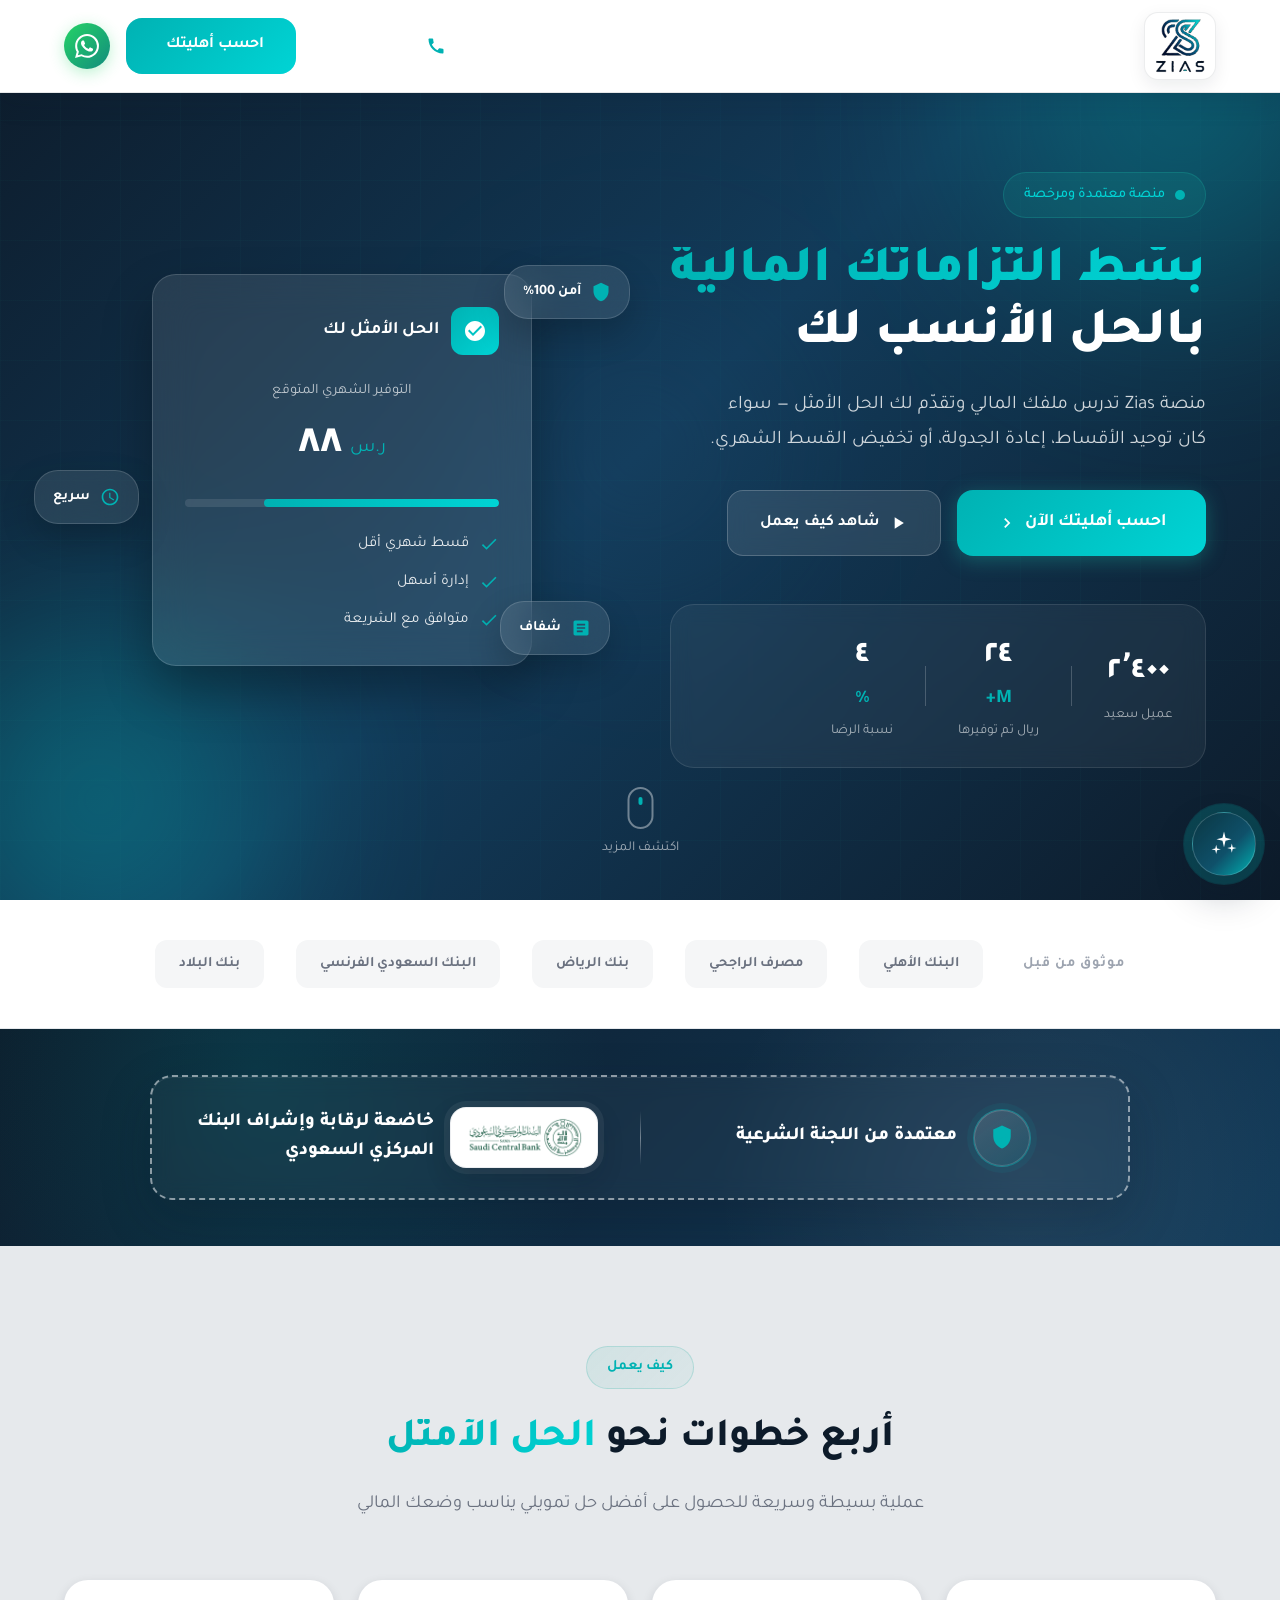
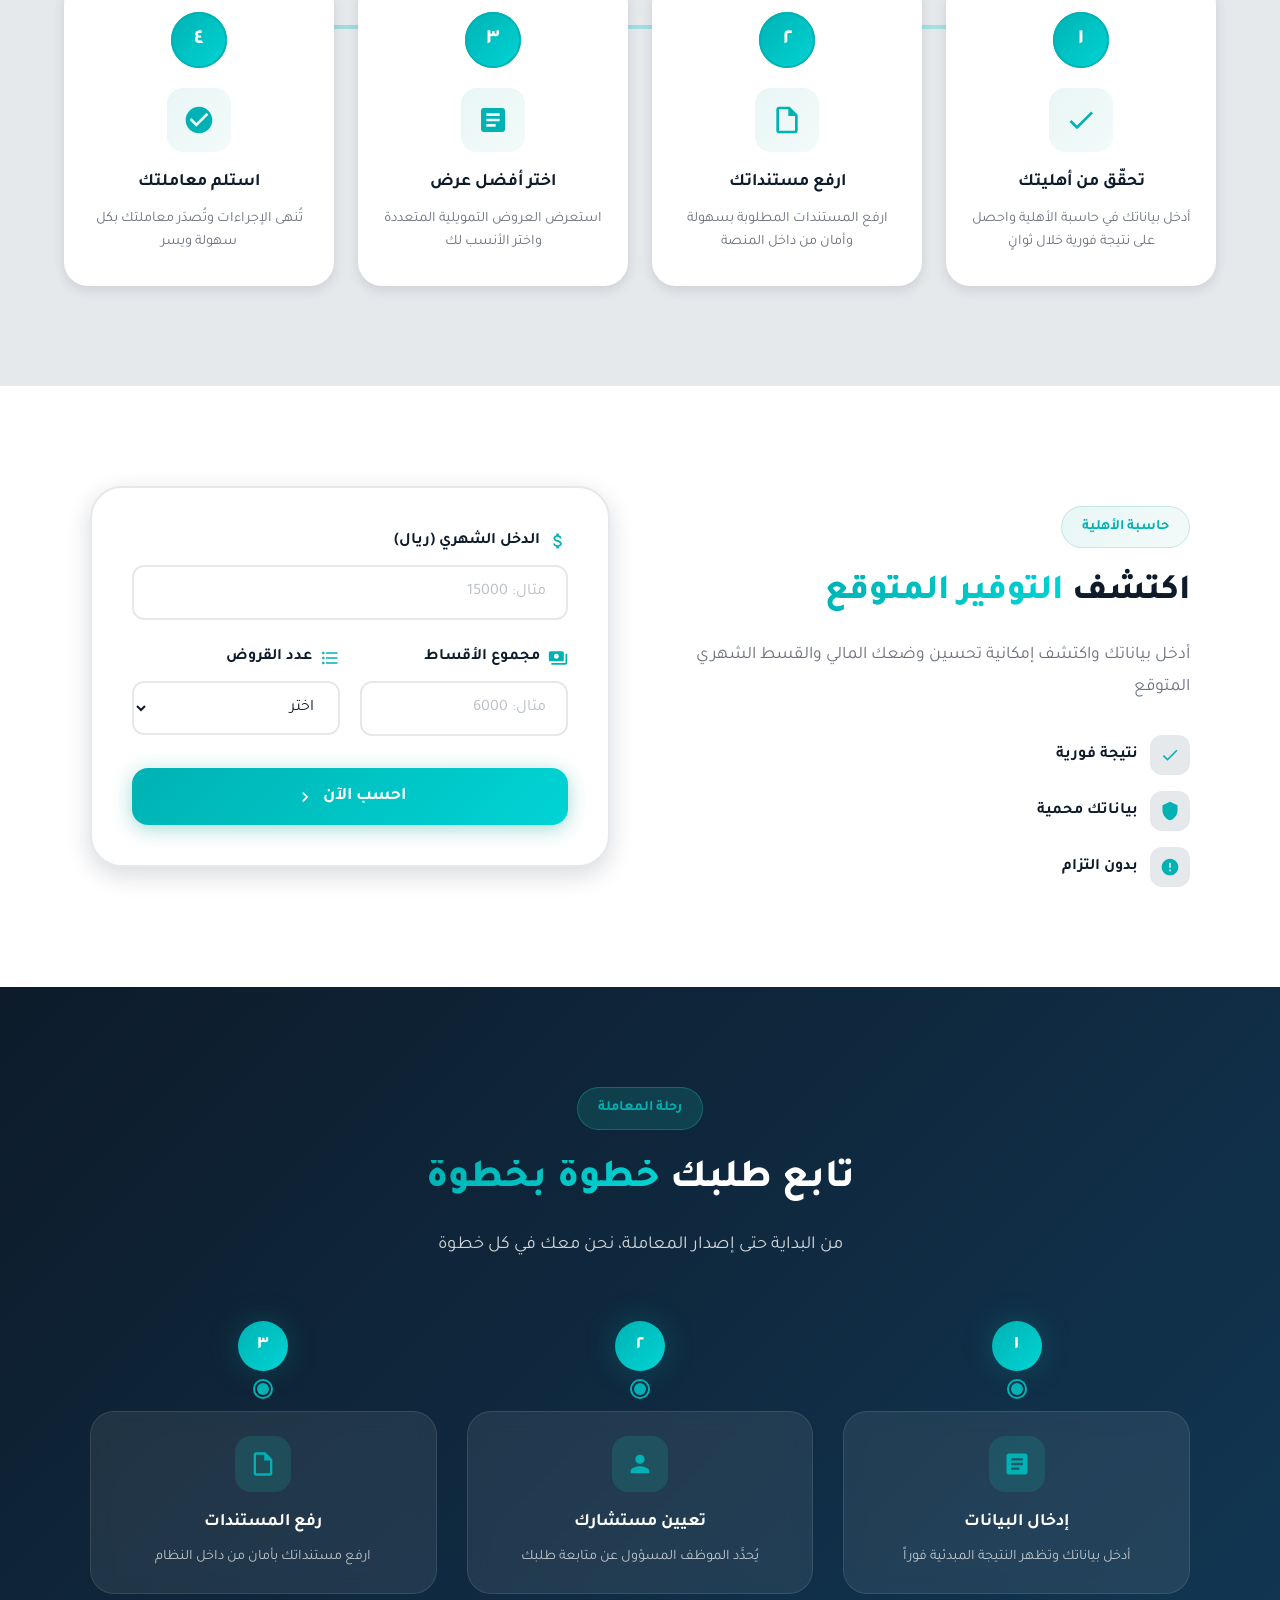
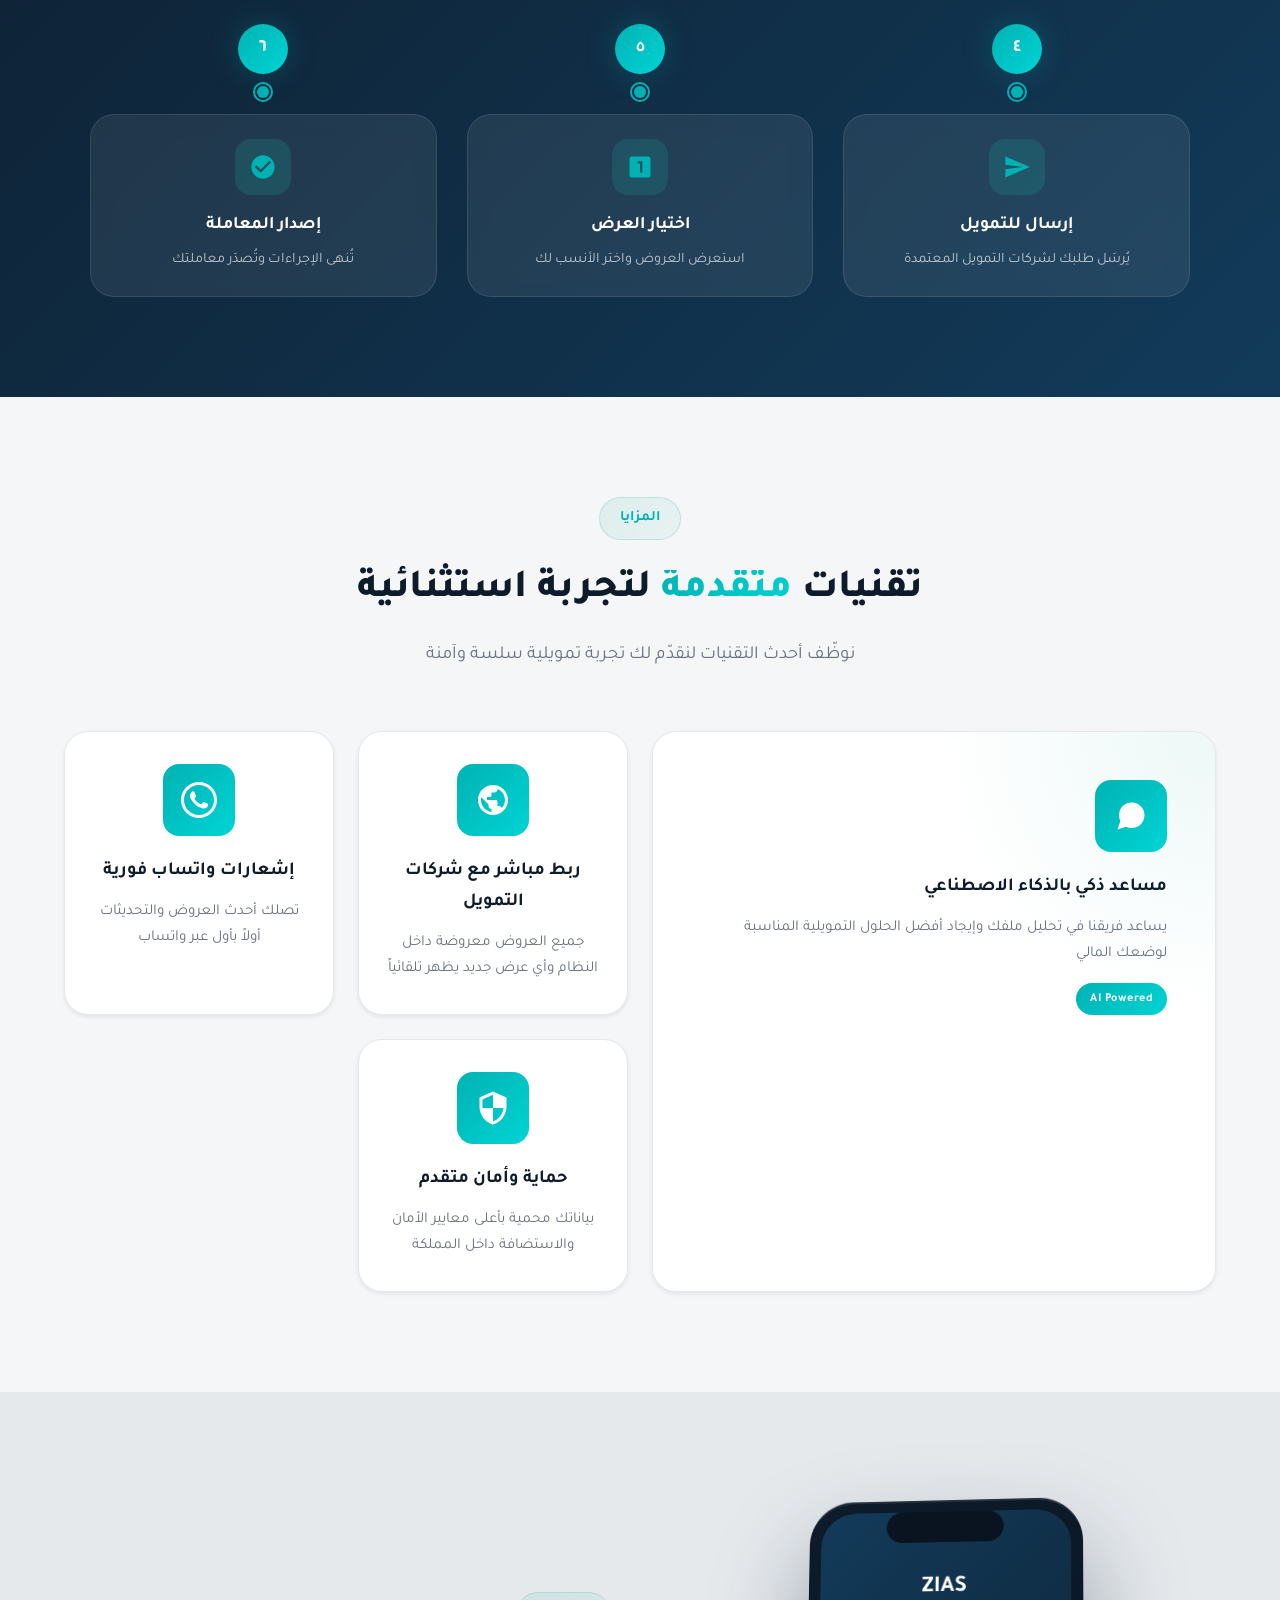
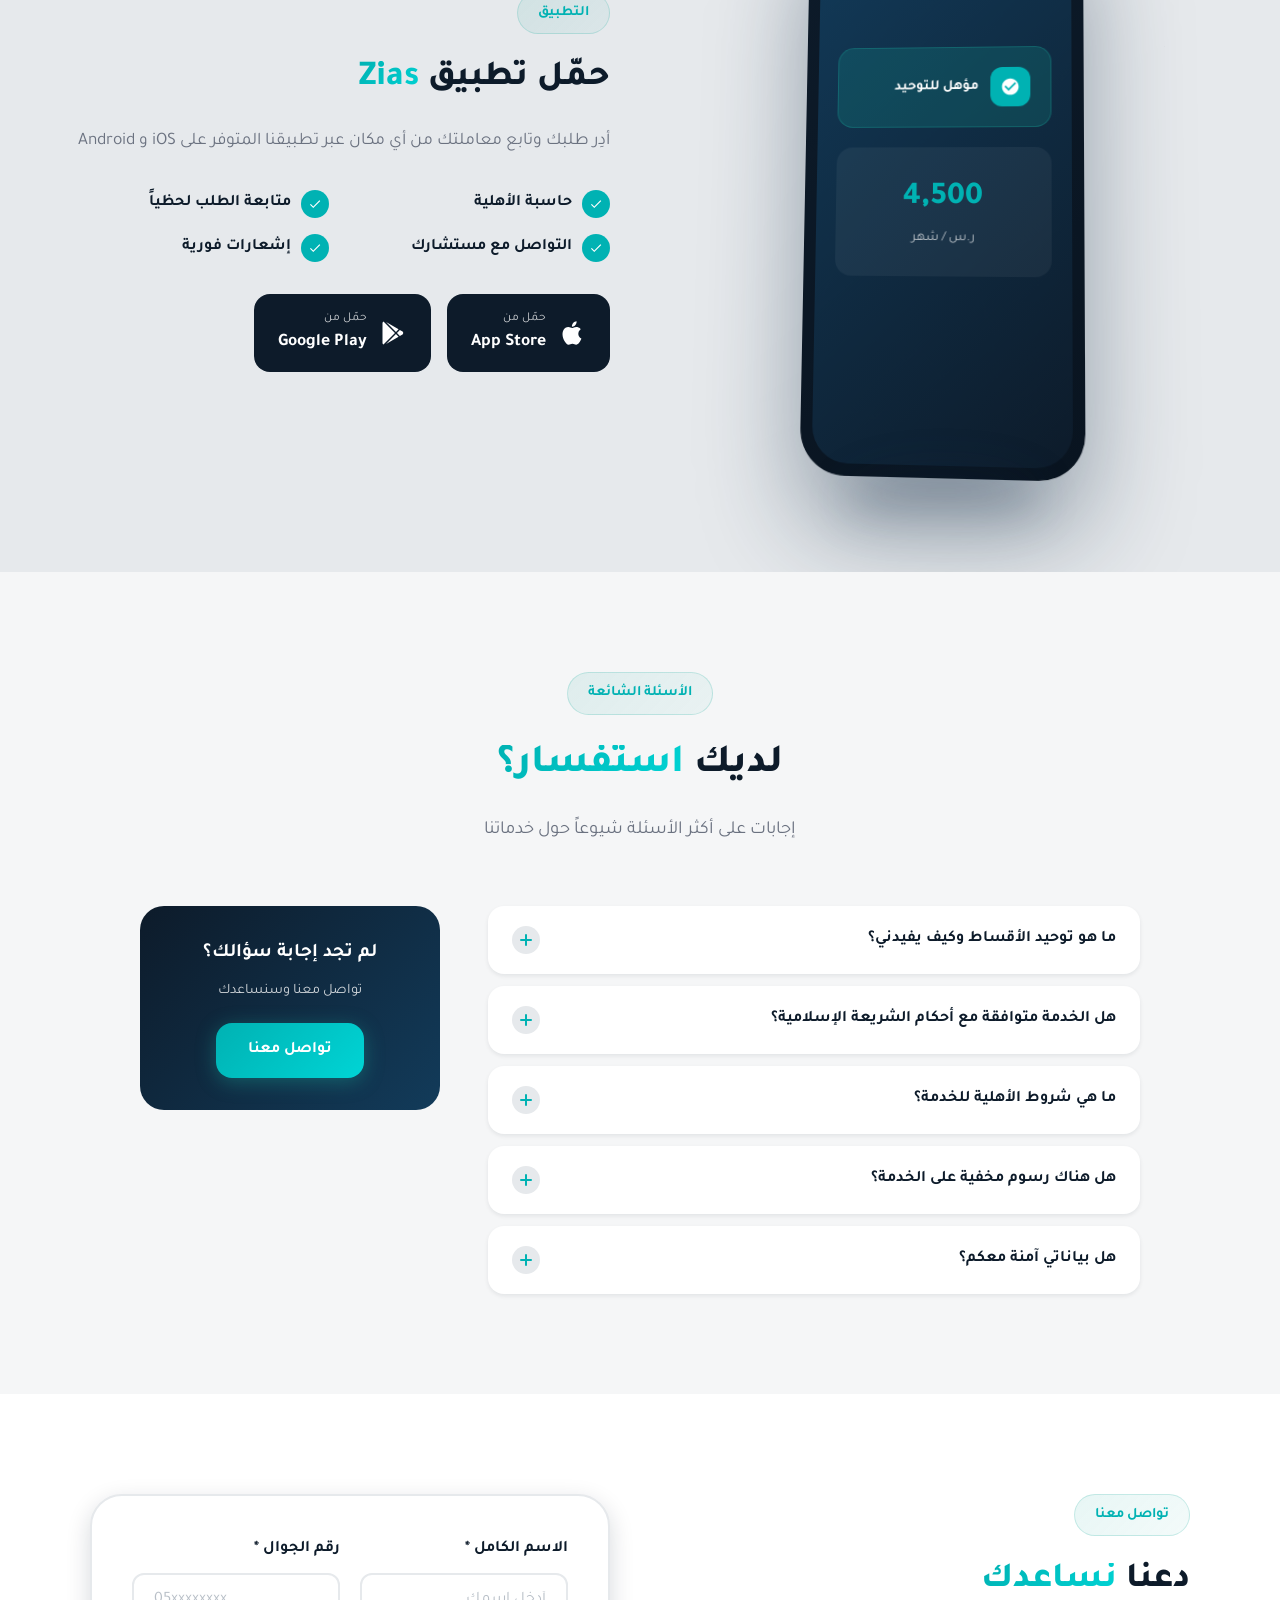
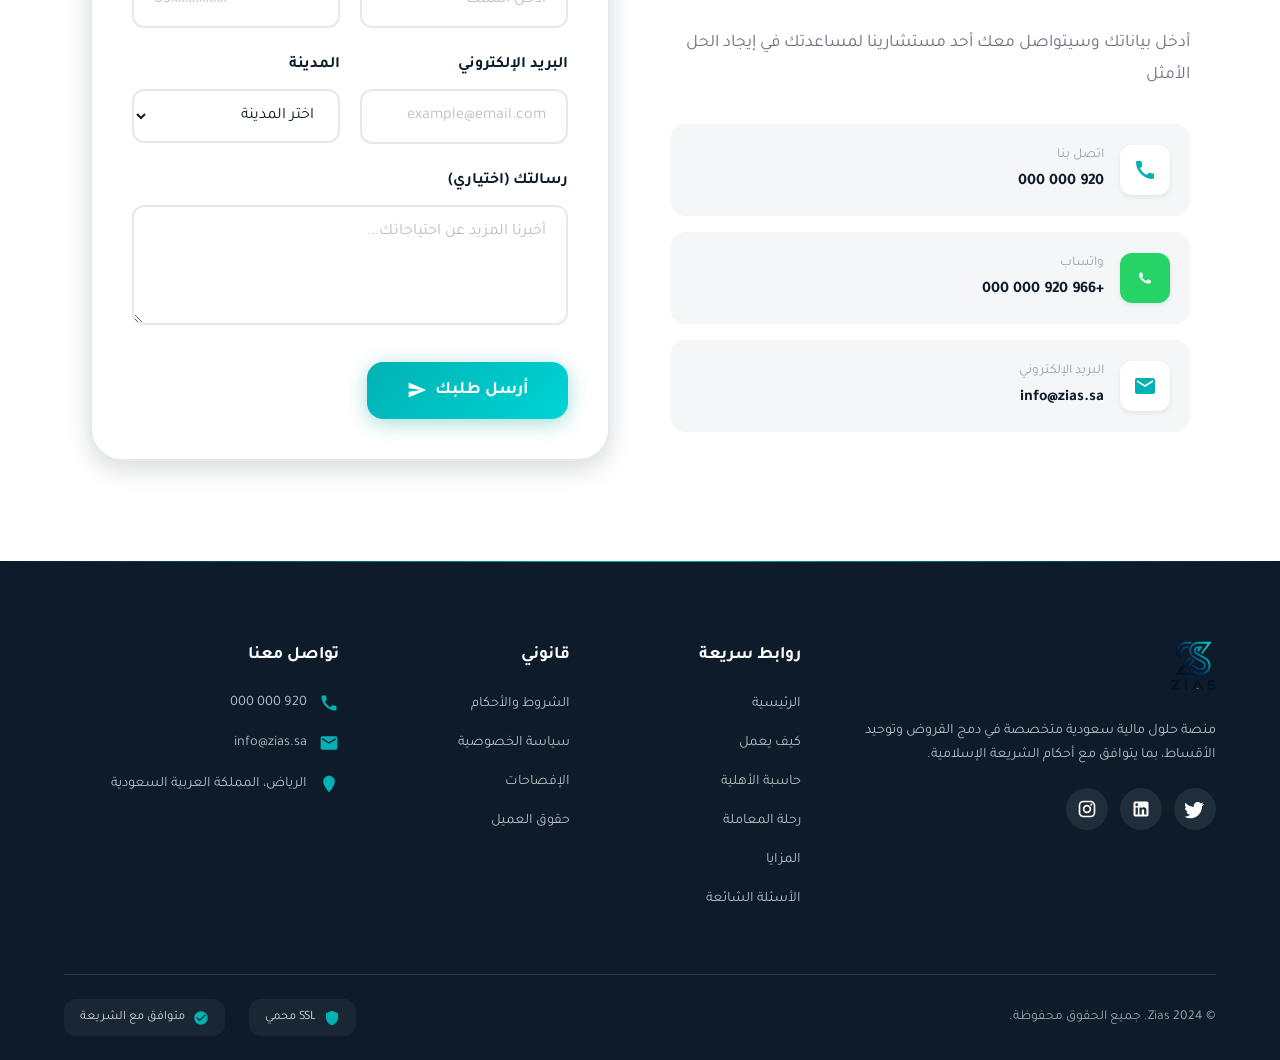
<file: index.html>
<!DOCTYPE html>
<html lang="ar" dir="rtl">
<head>
    <meta charset="UTF-8">
    <meta name="viewport" content="width=device-width, initial-scale=1.0">
    <meta name="description" content="Zias - منصة حلول مالية سعودية متخصصة في دمج القروض وتوحيد الأقساط. بسّط التزاماتك المالية بالحل الأنسب لك.">
    <meta name="keywords" content="توحيد الأقساط, دمج القروض, حلول مالية, السعودية, تمويل إسلامي">
    <meta name="author" content="Zias">
    <meta name="theme-color" content="#0D1B2A">
    <title>Zias | بسّط التزاماتك المالية بالحل الأنسب لك</title>

    <!-- Open Graph / WhatsApp -->
    <meta property="og:type" content="website">
    <meta property="og:url" content="https://zias.sa/">
    <meta property="og:title" content="Zias | بسّط التزاماتك المالية بالحل الأنسب لك">
    <meta property="og:description" content="منصة حلول مالية سعودية متخصصة في دمج القروض وتوحيد الأقساط — متوافقة مع أحكام الشريعة الإسلامية">
    <meta property="og:image" content="https://zias.sa/images/logo.png">
    <meta property="og:locale" content="ar_SA">

    <!-- Twitter Card -->
    <meta name="twitter:card" content="summary_large_image">
    <meta name="twitter:title" content="Zias | بسّط التزاماتك المالية بالحل الأنسب لك">
    <meta name="twitter:description" content="منصة حلول مالية سعودية متخصصة في دمج القروض وتوحيد الأقساط">
    <meta name="twitter:image" content="https://zias.sa/images/logo.png">

    <!-- Favicon -->
    <link rel="icon" type="image/png" href="images/favicon.png">
    <link rel="apple-touch-icon" href="images/apple-touch-icon.png">

    <!-- Google Fonts - Tajawal -->
    <link rel="preconnect" href="https://fonts.googleapis.com">
    <link rel="preconnect" href="https://fonts.gstatic.com" crossorigin>
    <link href="https://fonts.googleapis.com/css2?family=Tajawal:wght@400;500;700;800;900&display=swap" rel="stylesheet">

    <!-- Stylesheet -->
    <link rel="stylesheet" href="style.css?v=20260627-header-3">
</head>
<body>

    <!-- Splash Screen -->
    <div class="splash-screen" id="splashScreen">
        <div class="splash-content">
            <div class="splash-logo">
                <svg viewBox="0 0 120 80" class="splash-logo-svg">
                    <defs>
                        <linearGradient id="splashGrad" x1="0%" y1="0%" x2="100%" y2="100%">
                            <stop offset="0%" style="stop-color:#123B5A"/>
                            <stop offset="100%" style="stop-color:#00B2B3"/>
                        </linearGradient>
                    </defs>
                    <text x="60" y="45" text-anchor="middle" font-family="Arial, sans-serif" font-size="48" font-weight="900" fill="url(#splashGrad)">ZS</text>
                    <text x="60" y="72" text-anchor="middle" font-family="Tajawal, sans-serif" font-size="18" font-weight="700" fill="white" letter-spacing="6">ZIAS</text>
                </svg>
            </div>
            <div class="splash-loader">
                <div class="splash-progress">
                    <div class="splash-progress-bar"></div>
                </div>
            </div>
            <p class="splash-text">جاري التحميل...</p>
        </div>
        <div class="splash-bg">
            <div class="splash-circle splash-circle-1"></div>
            <div class="splash-circle splash-circle-2"></div>
            <div class="splash-circle splash-circle-3"></div>
        </div>
    </div>

    <!-- Floating Particles Background -->
    <div class="particles" id="particles"></div>

    <!-- =========================================
         HEADER / NAVBAR
         ========================================= -->
    <header class="header" id="header">
        <div class="container">
            <a href="#" class="logo">
                <img src="images/logo.png" alt="Zias" onerror="this.onerror=null; this.src='images/logo.svg';">
            </a>

            <nav class="nav-links">
                <a href="#hero">الرئيسية</a>
                <a href="#how-it-works">كيف يعمل</a>
                <a href="#journey">رحلة المعاملة</a>
                <a href="#features">المزايا</a>
                <a href="#faq">الأسئلة الشائعة</a>
            </nav>

            <div class="header-actions">
                <a href="tel:+966920000000" class="header-phone">
                    <svg viewBox="0 0 24 24"><path d="M20.01 15.38c-1.23 0-2.42-.2-3.53-.56a.977.977 0 00-1.01.24l-1.57 1.97c-2.83-1.35-5.48-3.9-6.89-6.83l1.95-1.66c.27-.28.35-.67.24-1.02-.37-1.11-.56-2.3-.56-3.53 0-.54-.45-.99-.99-.99H4.19C3.65 3 3 3.24 3 3.99 3 13.28 10.73 21 20.01 21c.71 0 .99-.63.99-1.18v-3.45c0-.54-.45-.99-.99-.99z"/></svg>
                    <span>920 000 000</span>
                </a>

                <a href="#calculator" class="btn btn-glow">
                    <span>احسب أهليتك</span>
                    <div class="btn-glow-effect"></div>
                </a>

                <a href="https://wa.me/966920000000" class="whatsapp-btn" target="_blank" rel="noopener" aria-label="واتساب">
                    <svg viewBox="0 0 24 24"><path d="M17.472 14.382c-.297-.149-1.758-.867-2.03-.967-.273-.099-.471-.148-.67.15-.197.297-.767.966-.94 1.164-.173.199-.347.223-.644.075-.297-.15-1.255-.463-2.39-1.475-.883-.788-1.48-1.761-1.653-2.059-.173-.297-.018-.458.13-.606.134-.133.298-.347.446-.52.149-.174.198-.298.298-.497.099-.198.05-.371-.025-.52-.075-.149-.669-1.612-.916-2.207-.242-.579-.487-.5-.669-.51a12.8 12.8 0 00-.57-.01c-.198 0-.52.074-.792.372-.272.297-1.04 1.016-1.04 2.479 0 1.462 1.065 2.875 1.213 3.074.149.198 2.096 3.2 5.077 4.487.709.306 1.262.489 1.694.625.712.227 1.36.195 1.871.118.571-.085 1.758-.719 2.006-1.413.248-.694.248-1.289.173-1.413-.074-.124-.272-.198-.57-.347m-5.421 7.403h-.004a9.87 9.87 0 01-5.031-1.378l-.361-.214-3.741.982.998-3.648-.235-.374a9.86 9.86 0 01-1.51-5.26c.001-5.45 4.436-9.884 9.888-9.884 2.64 0 5.122 1.03 6.988 2.898a9.825 9.825 0 012.893 6.994c-.003 5.45-4.437 9.884-9.885 9.884m8.413-18.297A11.815 11.815 0 0012.05 0C5.495 0 .16 5.335.157 11.892c0 2.096.547 4.142 1.588 5.945L.057 24l6.305-1.654a11.882 11.882 0 005.683 1.448h.005c6.554 0 11.89-5.335 11.893-11.893a11.821 11.821 0 00-3.48-8.413z"/></svg>
                </a>

                <button class="menu-toggle" aria-label="القائمة" onclick="toggleMobileNav()">
                    <span></span>
                    <span></span>
                    <span></span>
                </button>
            </div>
        </div>
    </header>

    <!-- Mobile Navigation -->
    <div class="mobile-overlay" onclick="toggleMobileNav()"></div>
    <nav class="mobile-nav">
        <button class="mobile-nav-close" onclick="toggleMobileNav()" aria-label="إغلاق">
            <svg viewBox="0 0 24 24"><path d="M19 6.41L17.59 5 12 10.59 6.41 5 5 6.41 10.59 12 5 17.59 6.41 19 12 13.41 17.59 19 19 17.59 13.41 12z"/></svg>
        </button>
        <div class="mobile-nav-links">
            <a href="#hero" onclick="toggleMobileNav()">الرئيسية</a>
            <a href="#how-it-works" onclick="toggleMobileNav()">كيف يعمل</a>
            <a href="#journey" onclick="toggleMobileNav()">رحلة المعاملة</a>
            <a href="#features" onclick="toggleMobileNav()">المزايا</a>
            <a href="#faq" onclick="toggleMobileNav()">الأسئلة الشائعة</a>
            <a href="#calculator" class="btn btn-glow" onclick="toggleMobileNav()">احسب أهليتك</a>
        </div>
    </nav>

    <!-- =========================================
         HERO SECTION
         ========================================= -->
    <section class="hero" id="hero">
        <!-- Animated Background -->
        <div class="hero-bg">
            <div class="gradient-orb gradient-orb-1"></div>
            <div class="gradient-orb gradient-orb-2"></div>
            <div class="gradient-orb gradient-orb-3"></div>
            <div class="grid-lines"></div>
        </div>

        <div class="container">
            <div class="hero-content" data-animate>
                <div class="hero-badge">
                    <span class="badge-pulse"></span>
                    <span>منصة معتمدة ومرخصة</span>
                </div>

                <h1>
                    <span class="text-gradient">بسّط التزاماتك المالية</span>
                    <br>
                    بالحل الأنسب لك
                </h1>

                <p>منصة Zias تدرس ملفك المالي وتقدّم لك الحل الأمثل — سواء كان توحيد الأقساط، إعادة الجدولة، أو تخفيض القسط الشهري.</p>

                <div class="hero-cta">
                    <a href="#calculator" class="btn btn-primary btn-lg btn-shine">
                        <span>احسب أهليتك الآن</span>
                        <svg viewBox="0 0 24 24"><path d="M8.59 16.59L13.17 12 8.59 7.41 10 6l6 6-6 6-1.41-1.41z"/></svg>
                    </a>
                    <a href="#how-it-works" class="btn btn-glass">
                        <svg viewBox="0 0 24 24"><path d="M8 5v14l11-7z"/></svg>
                        <span>شاهد كيف يعمل</span>
                    </a>
                </div>

                <!-- Stats -->
                <div class="hero-stats">
                    <div class="stat-item">
                        <span class="stat-number" data-count="50000">0</span>
                        <span class="stat-label">عميل سعيد</span>
                    </div>
                    <div class="stat-divider"></div>
                    <div class="stat-item">
                        <span class="stat-number" data-count="500">0</span>
                        <span class="stat-suffix">M+</span>
                        <span class="stat-label">ريال تم توفيرها</span>
                    </div>
                    <div class="stat-divider"></div>
                    <div class="stat-item">
                        <span class="stat-number" data-count="98">0</span>
                        <span class="stat-suffix">%</span>
                        <span class="stat-label">نسبة الرضا</span>
                    </div>
                </div>
            </div>

            <div class="hero-visual" data-animate>
                <div class="floating-card card-main">
                    <div class="card-header">
                        <div class="card-icon">
                            <svg viewBox="0 0 24 24"><path d="M12 2C6.48 2 2 6.48 2 12s4.48 10 10 10 10-4.48 10-10S17.52 2 12 2zm-2 15l-5-5 1.41-1.41L10 14.17l7.59-7.59L19 8l-9 9z"/></svg>
                        </div>
                        <span>الحل الأمثل لك</span>
                    </div>
                    <div class="card-content">
                        <div class="savings-display">
                            <span class="savings-label">التوفير الشهري المتوقع</span>
                            <span class="savings-amount">
                                <span class="currency">ر.س</span>
                                <span class="amount" data-count="1850">0</span>
                            </span>
                        </div>
                        <div class="progress-bar">
                            <div class="progress-fill"></div>
                        </div>
                        <div class="card-features">
                            <div class="feature-check">
                                <svg viewBox="0 0 24 24"><path d="M9 16.17L4.83 12l-1.42 1.41L9 19 21 7l-1.41-1.41z"/></svg>
                                <span>قسط شهري أقل</span>
                            </div>
                            <div class="feature-check">
                                <svg viewBox="0 0 24 24"><path d="M9 16.17L4.83 12l-1.42 1.41L9 19 21 7l-1.41-1.41z"/></svg>
                                <span>إدارة أسهل</span>
                            </div>
                            <div class="feature-check">
                                <svg viewBox="0 0 24 24"><path d="M9 16.17L4.83 12l-1.42 1.41L9 19 21 7l-1.41-1.41z"/></svg>
                                <span>متوافق مع الشريعة</span>
                            </div>
                        </div>
                    </div>
                </div>

                <!-- Floating Mini Cards -->
                <div class="floating-card card-mini card-mini-1">
                    <svg viewBox="0 0 24 24"><path d="M12 1L3 5v6c0 5.55 3.84 10.74 9 12 5.16-1.26 9-6.45 9-12V5l-9-4z"/></svg>
                    <span>آمن 100%</span>
                </div>
                <div class="floating-card card-mini card-mini-2">
                    <svg viewBox="0 0 24 24"><path d="M11.99 2C6.47 2 2 6.48 2 12s4.47 10 9.99 10C17.52 22 22 17.52 22 12S17.52 2 11.99 2zM12 20c-4.42 0-8-3.58-8-8s3.58-8 8-8 8 3.58 8 8-3.58 8-8 8zm.5-13H11v6l5.25 3.15.75-1.23-4.5-2.67z"/></svg>
                    <span>سريع</span>
                </div>
                <div class="floating-card card-mini card-mini-3">
                    <svg viewBox="0 0 24 24"><path d="M19 3H5c-1.1 0-2 .9-2 2v14c0 1.1.9 2 2 2h14c1.1 0 2-.9 2-2V5c0-1.1-.9-2-2-2zm-5 14H7v-2h7v2zm3-4H7v-2h10v2zm0-4H7V7h10v2z"/></svg>
                    <span>شفاف</span>
                </div>
            </div>
        </div>

        <!-- Scroll Indicator -->
        <div class="scroll-indicator">
            <div class="mouse">
                <div class="wheel"></div>
            </div>
            <span>اكتشف المزيد</span>
        </div>
    </section>

    <!-- =========================================
         TRUSTED BY SECTION
         ========================================= -->
    <section class="trusted-section">
        <div class="container">
            <div class="trusted-content">
                <span class="trusted-label">موثوق من قبل</span>
                <div class="trusted-logos">
                    <div class="trusted-logo">البنك الأهلي</div>
                    <div class="trusted-logo">مصرف الراجحي</div>
                    <div class="trusted-logo">بنك الرياض</div>
                    <div class="trusted-logo">البنك السعودي الفرنسي</div>
                    <div class="trusted-logo">بنك البلاد</div>
                </div>
            </div>
        </div>
    </section>

    <!-- =========================================
         COMPLIANCE SECTION
         ========================================= -->
    <section class="compliance-section" aria-label="اعتمادات وثقة ZIAS">
        <div class="container">
            <div class="compliance-card">
                <div class="compliance-item">
                    <div class="compliance-icon" aria-hidden="true">
                        <svg viewBox="0 0 24 24">
                            <path d="M12 2l7 3.12v5.32c0 4.42-2.86 8.54-7 10.03-4.14-1.49-7-5.61-7-10.03V5.12L12 2z"/>
                            <path d="M9.1 12.2l1.78 1.78 4.02-4.02" fill="none" stroke="currentColor" stroke-width="1.8" stroke-linecap="round" stroke-linejoin="round"/>
                        </svg>
                    </div>
                    <span class="compliance-text">معتمدة من اللجنة الشرعية</span>
                </div>
                <div class="compliance-divider" aria-hidden="true"></div>
                <div class="compliance-item">
                    <div class="compliance-logo-wrap" aria-hidden="true">
                        <img src="images/sama-logo.png" alt="" class="compliance-logo">
                    </div>
                    <span class="compliance-text">خاضعة لرقابة وإشراف البنك المركزي السعودي</span>
                </div>
            </div>
        </div>
    </section>

    <!-- =========================================
         HOW IT WORKS SECTION
         ========================================= -->
    <section class="section how-it-works" id="how-it-works">
        <div class="container">
            <div class="section-header">
                <span class="section-badge">كيف يعمل</span>
                <h2>أربع خطوات نحو <span class="text-gradient">الحل الأمثل</span></h2>
                <p>عملية بسيطة وسريعة للحصول على أفضل حل تمويلي يناسب وضعك المالي</p>
            </div>

            <div class="steps-container">
                <div class="steps-line"></div>

                <div class="step-card" data-step="1">
                    <div class="step-number">
                        <span>١</span>
                        <div class="step-pulse"></div>
                    </div>
                    <div class="step-content">
                        <div class="step-icon">
                            <svg viewBox="0 0 24 24"><path d="M9 16.17L4.83 12l-1.42 1.41L9 19 21 7l-1.41-1.41z"/></svg>
                        </div>
                        <h3>تحقّق من أهليتك</h3>
                        <p>أدخل بياناتك في حاسبة الأهلية واحصل على نتيجة فورية خلال ثوانٍ</p>
                    </div>
                </div>

                <div class="step-card" data-step="2">
                    <div class="step-number">
                        <span>٢</span>
                        <div class="step-pulse"></div>
                    </div>
                    <div class="step-content">
                        <div class="step-icon">
                            <svg viewBox="0 0 24 24"><path d="M14 2H6c-1.1 0-2 .9-2 2v16c0 1.1.9 2 2 2h12c1.1 0 2-.9 2-2V8l-6-6zm4 18H6V4h7v5h5v11z"/></svg>
                        </div>
                        <h3>ارفع مستنداتك</h3>
                        <p>ارفع المستندات المطلوبة بسهولة وأمان من داخل المنصة</p>
                    </div>
                </div>

                <div class="step-card" data-step="3">
                    <div class="step-number">
                        <span>٣</span>
                        <div class="step-pulse"></div>
                    </div>
                    <div class="step-content">
                        <div class="step-icon">
                            <svg viewBox="0 0 24 24"><path d="M19 3H5c-1.1 0-2 .9-2 2v14c0 1.1.9 2 2 2h14c1.1 0 2-.9 2-2V5c0-1.1-.9-2-2-2zm-5 14H7v-2h7v2zm3-4H7v-2h10v2zm0-4H7V7h10v2z"/></svg>
                        </div>
                        <h3>اختر أفضل عرض</h3>
                        <p>استعرض العروض التمويلية المتعددة واختر الأنسب لك</p>
                    </div>
                </div>

                <div class="step-card" data-step="4">
                    <div class="step-number">
                        <span>٤</span>
                        <div class="step-pulse"></div>
                    </div>
                    <div class="step-content">
                        <div class="step-icon">
                            <svg viewBox="0 0 24 24"><path d="M12 2C6.48 2 2 6.48 2 12s4.48 10 10 10 10-4.48 10-10S17.52 2 12 2zm-2 15l-5-5 1.41-1.41L10 14.17l7.59-7.59L19 8l-9 9z"/></svg>
                        </div>
                        <h3>استلم معاملتك</h3>
                        <p>تُنهى الإجراءات وتُصدَر معاملتك بكل سهولة ويسر</p>
                    </div>
                </div>
            </div>
        </div>
    </section>

    <!-- =========================================
         CALCULATOR SECTION
         ========================================= -->
    <section class="section calculator-section" id="calculator">
        <div class="container">
            <div class="calculator-wrapper">
                <div class="calculator-info">
                    <span class="section-badge">حاسبة الأهلية</span>
                    <h2>اكتشف <span class="text-gradient">التوفير المتوقع</span></h2>
                    <p>أدخل بياناتك واكتشف إمكانية تحسين وضعك المالي والقسط الشهري المتوقع</p>

                    <div class="calculator-features">
                        <div class="calc-feature">
                            <div class="calc-feature-icon">
                                <svg viewBox="0 0 24 24"><path d="M9 16.17L4.83 12l-1.42 1.41L9 19 21 7l-1.41-1.41z"/></svg>
                            </div>
                            <span>نتيجة فورية</span>
                        </div>
                        <div class="calc-feature">
                            <div class="calc-feature-icon">
                                <svg viewBox="0 0 24 24"><path d="M12 1L3 5v6c0 5.55 3.84 10.74 9 12 5.16-1.26 9-6.45 9-12V5l-9-4z"/></svg>
                            </div>
                            <span>بياناتك محمية</span>
                        </div>
                        <div class="calc-feature">
                            <div class="calc-feature-icon">
                                <svg viewBox="0 0 24 24"><path d="M12 2C6.48 2 2 6.48 2 12s4.48 10 10 10 10-4.48 10-10S17.52 2 12 2zm1 15h-2v-2h2v2zm0-4h-2V7h2v6z"/></svg>
                            </div>
                            <span>بدون التزام</span>
                        </div>
                    </div>
                </div>

                <div class="calculator-card">
                    <form class="calculator-form" id="eligibilityForm">
                        <div class="form-group">
                            <label for="income">
                                <svg viewBox="0 0 24 24"><path d="M11.8 10.9c-2.27-.59-3-1.2-3-2.15 0-1.09 1.01-1.85 2.7-1.85 1.78 0 2.44.85 2.5 2.1h2.21c-.07-1.72-1.12-3.3-3.21-3.81V3h-3v2.16c-1.94.42-3.5 1.68-3.5 3.61 0 2.31 1.91 3.46 4.7 4.13 2.5.6 3 1.48 3 2.41 0 .69-.49 1.79-2.7 1.79-2.06 0-2.87-.92-2.98-2.1h-2.2c.12 2.19 1.76 3.42 3.68 3.83V21h3v-2.15c1.95-.37 3.5-1.5 3.5-3.55 0-2.84-2.43-3.81-4.7-4.4z"/></svg>
                                <span>الدخل الشهري (ريال)</span>
                            </label>
                            <input type="number" id="income" placeholder="مثال: 15000" min="3000" required>
                        </div>

                        <div class="form-row">
                            <div class="form-group">
                                <label for="totalInstallments">
                                    <svg viewBox="0 0 24 24"><path d="M19 14V6c0-1.1-.9-2-2-2H3c-1.1 0-2 .9-2 2v8c0 1.1.9 2 2 2h14c1.1 0 2-.9 2-2zm-9-1c-1.66 0-3-1.34-3-3s1.34-3 3-3 3 1.34 3 3-1.34 3-3 3zm13-6v11c0 1.1-.9 2-2 2H4v-2h17V7h2z"/></svg>
                                    <span>مجموع الأقساط</span>
                                </label>
                                <input type="number" id="totalInstallments" placeholder="مثال: 6000" min="500" required>
                            </div>
                            <div class="form-group">
                                <label for="loansCount">
                                    <svg viewBox="0 0 24 24"><path d="M4 10.5c-.83 0-1.5.67-1.5 1.5s.67 1.5 1.5 1.5 1.5-.67 1.5-1.5-.67-1.5-1.5-1.5zm0-6c-.83 0-1.5.67-1.5 1.5S3.17 7.5 4 7.5 5.5 6.83 5.5 6 4.83 4.5 4 4.5zm0 12c-.83 0-1.5.68-1.5 1.5s.68 1.5 1.5 1.5 1.5-.68 1.5-1.5-.67-1.5-1.5-1.5zM7 19h14v-2H7v2zm0-6h14v-2H7v2zm0-8v2h14V5H7z"/></svg>
                                    <span>عدد القروض</span>
                                </label>
                                <select id="loansCount" required>
                                    <option value="">اختر</option>
                                    <option value="2">2 قروض</option>
                                    <option value="3">3 قروض</option>
                                    <option value="4">4 قروض</option>
                                    <option value="5">5+ قروض</option>
                                </select>
                            </div>
                        </div>

                        <button type="submit" class="btn btn-primary btn-lg btn-shine calculator-btn">
                            <span>احسب الآن</span>
                            <svg viewBox="0 0 24 24"><path d="M8.59 16.59L13.17 12 8.59 7.41 10 6l6 6-6 6-1.41-1.41z"/></svg>
                        </button>
                    </form>

                    <div class="calculator-result" id="calculatorResult">
                        <div class="result-icon">
                            <svg viewBox="0 0 24 24"><path d="M12 2C6.48 2 2 6.48 2 12s4.48 10 10 10 10-4.48 10-10S17.52 2 12 2zm-2 15l-5-5 1.41-1.41L10 14.17l7.59-7.59L19 8l-9 9z"/></svg>
                        </div>
                        <h3 class="result-title">مبدئياً، أنت مؤهل!</h3>
                        <div class="result-savings">
                            <span class="result-label">التوفير الشهري المتوقع</span>
                            <span class="result-amount" id="resultAmount">0 ر.س</span>
                        </div>
                        <p class="result-saving" id="resultSaving"></p>
                        <p class="result-note">*النتيجة تقديرية وقد تختلف بناءً على التقييم النهائي</p>
                        <a href="#contact" class="btn btn-primary btn-shine">
                            <span>تواصل معنا للمتابعة</span>
                        </a>
                    </div>
                </div>
            </div>
        </div>
    </section>

    <!-- =========================================
         JOURNEY TIMELINE SECTION
         ========================================= -->
    <section class="section journey-section" id="journey">
        <div class="container">
            <div class="section-header">
                <span class="section-badge">رحلة المعاملة</span>
                <h2>تابع طلبك <span class="text-gradient">خطوة بخطوة</span></h2>
                <p>من البداية حتى إصدار المعاملة، نحن معك في كل خطوة</p>
            </div>

            <div class="journey-timeline">
                <div class="journey-line"></div>

                <div class="journey-item" data-aos="fade-up">
                    <div class="journey-marker">
                        <div class="journey-number">١</div>
                        <div class="journey-dot"></div>
                    </div>
                    <div class="journey-card">
                        <div class="journey-icon">
                            <svg viewBox="0 0 24 24"><path d="M19 3H5c-1.1 0-2 .9-2 2v14c0 1.1.9 2 2 2h14c1.1 0 2-.9 2-2V5c0-1.1-.9-2-2-2zm-5 14H7v-2h7v2zm3-4H7v-2h10v2zm0-4H7V7h10v2z"/></svg>
                        </div>
                        <h3>إدخال البيانات</h3>
                        <p>أدخل بياناتك وتظهر النتيجة المبدئية فوراً</p>
                    </div>
                </div>

                <div class="journey-item">
                    <div class="journey-marker">
                        <div class="journey-number">٢</div>
                        <div class="journey-dot"></div>
                    </div>
                    <div class="journey-card">
                        <div class="journey-icon">
                            <svg viewBox="0 0 24 24"><path d="M12 12c2.21 0 4-1.79 4-4s-1.79-4-4-4-4 1.79-4 4 1.79 4 4 4zm0 2c-2.67 0-8 1.34-8 4v2h16v-2c0-2.66-5.33-4-8-4z"/></svg>
                        </div>
                        <h3>تعيين مستشارك</h3>
                        <p>يُحدَّد الموظف المسؤول عن متابعة طلبك</p>
                    </div>
                </div>

                <div class="journey-item">
                    <div class="journey-marker">
                        <div class="journey-number">٣</div>
                        <div class="journey-dot"></div>
                    </div>
                    <div class="journey-card">
                        <div class="journey-icon">
                            <svg viewBox="0 0 24 24"><path d="M14 2H6c-1.1 0-2 .9-2 2v16c0 1.1.9 2 2 2h12c1.1 0 2-.9 2-2V8l-6-6zm4 18H6V4h7v5h5v11z"/></svg>
                        </div>
                        <h3>رفع المستندات</h3>
                        <p>ارفع مستنداتك بأمان من داخل النظام</p>
                    </div>
                </div>

                <div class="journey-item">
                    <div class="journey-marker">
                        <div class="journey-number">٤</div>
                        <div class="journey-dot"></div>
                    </div>
                    <div class="journey-card">
                        <div class="journey-icon">
                            <svg viewBox="0 0 24 24"><path d="M2.01 21L23 12 2.01 3 2 10l15 2-15 2z"/></svg>
                        </div>
                        <h3>إرسال للتمويل</h3>
                        <p>يُرسَل طلبك لشركات التمويل المعتمدة</p>
                    </div>
                </div>

                <div class="journey-item">
                    <div class="journey-marker">
                        <div class="journey-number">٥</div>
                        <div class="journey-dot"></div>
                    </div>
                    <div class="journey-card">
                        <div class="journey-icon">
                            <svg viewBox="0 0 24 24"><path d="M19 3H5c-1.1 0-2 .9-2 2v14c0 1.1.9 2 2 2h14c1.1 0 2-.9 2-2V5c0-1.1-.9-2-2-2zm-5 14h-2V9h-2V7h4v10z"/></svg>
                        </div>
                        <h3>اختيار العرض</h3>
                        <p>استعرض العروض واختر الأنسب لك</p>
                    </div>
                </div>

                <div class="journey-item">
                    <div class="journey-marker">
                        <div class="journey-number">٦</div>
                        <div class="journey-dot"></div>
                    </div>
                    <div class="journey-card">
                        <div class="journey-icon">
                            <svg viewBox="0 0 24 24"><path d="M12 2C6.48 2 2 6.48 2 12s4.48 10 10 10 10-4.48 10-10S17.52 2 12 2zm-2 15l-5-5 1.41-1.41L10 14.17l7.59-7.59L19 8l-9 9z"/></svg>
                        </div>
                        <h3>إصدار المعاملة</h3>
                        <p>تُنهى الإجراءات وتُصدَر معاملتك</p>
                    </div>
                </div>
            </div>
        </div>
    </section>

    <!-- =========================================
         FEATURES SECTION
         ========================================= -->
    <section class="section features-section" id="features">
        <div class="container">
            <div class="section-header">
                <span class="section-badge">المزايا</span>
                <h2>تقنيات <span class="text-gradient">متقدمة</span> لتجربة استثنائية</h2>
                <p>نوظّف أحدث التقنيات لنقدّم لك تجربة تمويلية سلسة وآمنة</p>
            </div>

            <div class="features-grid">
                <div class="feature-card feature-card-large">
                    <div class="feature-bg"></div>
                    <div class="feature-icon-wrapper">
                        <div class="feature-icon">
                            <svg viewBox="0 0 24 24"><path d="M21 11.5a8.38 8.38 0 01-.9 3.8 8.5 8.5 0 01-7.6 4.7 8.38 8.38 0 01-3.8-.9L3 21l1.9-5.7a8.38 8.38 0 01-.9-3.8 8.5 8.5 0 014.7-7.6 8.38 8.38 0 013.8-.9h.5a8.48 8.48 0 018 8v.5z"/></svg>
                        </div>
                    </div>
                    <h3>مساعد ذكي بالذكاء الاصطناعي</h3>
                    <p>يساعد فريقنا في تحليل ملفك وإيجاد أفضل الحلول التمويلية المناسبة لوضعك المالي</p>
                    <div class="feature-tag">AI Powered</div>
                </div>

                <div class="feature-card">
                    <div class="feature-icon-wrapper">
                        <div class="feature-icon">
                            <svg viewBox="0 0 24 24"><path d="M12 2C6.48 2 2 6.48 2 12s4.48 10 10 10 10-4.48 10-10S17.52 2 12 2zm-1 17.93c-3.95-.49-7-3.85-7-7.93 0-.62.08-1.21.21-1.79L9 15v1c0 1.1.9 2 2 2v1.93zm6.9-2.54c-.26-.81-1-1.39-1.9-1.39h-1v-3c0-.55-.45-1-1-1H8v-2h2c.55 0 1-.45 1-1V7h2c1.1 0 2-.9 2-2v-.41c2.93 1.19 5 4.06 5 7.41 0 2.08-.8 3.97-2.1 5.39z"/></svg>
                        </div>
                    </div>
                    <h3>ربط مباشر مع شركات التمويل</h3>
                    <p>جميع العروض معروضة داخل النظام وأي عرض جديد يظهر تلقائياً</p>
                </div>

                <div class="feature-card">
                    <div class="feature-icon-wrapper">
                        <div class="feature-icon">
                            <svg viewBox="0 0 24 24"><path d="M17.472 14.382c-.297-.149-1.758-.867-2.03-.967-.273-.099-.471-.148-.67.15-.197.297-.767.966-.94 1.164-.173.199-.347.223-.644.075-.297-.15-1.255-.463-2.39-1.475-.883-.788-1.48-1.761-1.653-2.059-.173-.297-.018-.458.13-.606.134-.133.298-.347.446-.52.149-.174.198-.298.298-.497.099-.198.05-.371-.025-.52-.075-.149-.669-1.612-.916-2.207-.242-.579-.487-.5-.669-.51a12.8 12.8 0 00-.57-.01c-.198 0-.52.074-.792.372-.272.297-1.04 1.016-1.04 2.479 0 1.462 1.065 2.875 1.213 3.074.149.198 2.096 3.2 5.077 4.487.709.306 1.262.489 1.694.625.712.227 1.36.195 1.871.118.571-.085 1.758-.719 2.006-1.413.248-.694.248-1.289.173-1.413-.074-.124-.272-.198-.57-.347z"/><path d="M12 0C5.373 0 0 5.373 0 12s5.373 12 12 12 12-5.373 12-12S18.627 0 12 0zm0 22c-5.523 0-10-4.477-10-10S6.477 2 12 2s10 4.477 10 10-4.477 10-10 10z"/></svg>
                        </div>
                    </div>
                    <h3>إشعارات واتساب فورية</h3>
                    <p>تصلك أحدث العروض والتحديثات أولاً بأول عبر واتساب</p>
                </div>

                <div class="feature-card">
                    <div class="feature-icon-wrapper">
                        <div class="feature-icon">
                            <svg viewBox="0 0 24 24"><path d="M12 1L3 5v6c0 5.55 3.84 10.74 9 12 5.16-1.26 9-6.45 9-12V5l-9-4zm0 10.99h7c-.53 4.12-3.28 7.79-7 8.94V12H5V6.3l7-3.11v8.8z"/></svg>
                        </div>
                    </div>
                    <h3>حماية وأمان متقدم</h3>
                    <p>بياناتك محمية بأعلى معايير الأمان والاستضافة داخل المملكة</p>
                </div>
            </div>
        </div>
    </section>

    <!-- =========================================
         APP DOWNLOAD SECTION
         ========================================= -->
    <section class="section app-section" id="app">
        <div class="container">
            <div class="app-wrapper">
                <div class="app-mockup">
                    <div class="phone-3d">
                        <div class="phone-frame">
                            <div class="phone-notch"></div>
                            <div class="phone-screen">
                                <div class="app-ui">
                                    <div class="app-header-ui">
                                        <span>ZIAS</span>
                                    </div>
                                    <div class="app-card-ui">
                                        <div class="app-card-icon">
                                            <svg viewBox="0 0 24 24"><path d="M12 2C6.48 2 2 6.48 2 12s4.48 10 10 10 10-4.48 10-10S17.52 2 12 2zm-2 15l-5-5 1.41-1.41L10 14.17l7.59-7.59L19 8l-9 9z"/></svg>
                                        </div>
                                        <span>مؤهل للتوحيد</span>
                                    </div>
                                    <div class="app-stats-ui">
                                        <div class="app-stat-ui">
                                            <span class="stat-value-ui">4,500</span>
                                            <span class="stat-label-ui">ر.س / شهر</span>
                                        </div>
                                    </div>
                                </div>
                            </div>
                        </div>
                        <div class="phone-reflection"></div>
                    </div>
                </div>

                <div class="app-content">
                    <span class="section-badge">التطبيق</span>
                    <h2>حمّل تطبيق <span class="text-gradient">Zias</span></h2>
                    <p>أدِر طلبك وتابع معاملتك من أي مكان عبر تطبيقنا المتوفر على iOS و Android</p>

                    <div class="app-features-list">
                        <div class="app-feature-item">
                            <div class="app-feature-icon">
                                <svg viewBox="0 0 24 24"><path d="M9 16.17L4.83 12l-1.42 1.41L9 19 21 7l-1.41-1.41z"/></svg>
                            </div>
                            <span>حاسبة الأهلية</span>
                        </div>
                        <div class="app-feature-item">
                            <div class="app-feature-icon">
                                <svg viewBox="0 0 24 24"><path d="M9 16.17L4.83 12l-1.42 1.41L9 19 21 7l-1.41-1.41z"/></svg>
                            </div>
                            <span>متابعة الطلب لحظياً</span>
                        </div>
                        <div class="app-feature-item">
                            <div class="app-feature-icon">
                                <svg viewBox="0 0 24 24"><path d="M9 16.17L4.83 12l-1.42 1.41L9 19 21 7l-1.41-1.41z"/></svg>
                            </div>
                            <span>التواصل مع مستشارك</span>
                        </div>
                        <div class="app-feature-item">
                            <div class="app-feature-icon">
                                <svg viewBox="0 0 24 24"><path d="M9 16.17L4.83 12l-1.42 1.41L9 19 21 7l-1.41-1.41z"/></svg>
                            </div>
                            <span>إشعارات فورية</span>
                        </div>
                    </div>

                    <div class="app-buttons">
                        <a href="#" class="store-btn">
                            <svg viewBox="0 0 24 24"><path d="M18.71 19.5c-.83 1.24-1.71 2.45-3.05 2.47-1.34.03-1.77-.79-3.29-.79-1.53 0-2 .77-3.27.82-1.31.05-2.3-1.32-3.14-2.53C4.25 17 2.94 12.45 4.7 9.39c.87-1.52 2.43-2.48 4.12-2.51 1.28-.02 2.5.87 3.29.87.78 0 2.26-1.07 3.81-.91.65.03 2.47.26 3.64 1.98-.09.06-2.17 1.28-2.15 3.81.03 3.02 2.65 4.03 2.68 4.04-.03.07-.42 1.44-1.38 2.83M13 3.5c.73-.83 1.94-1.46 2.94-1.5.13 1.17-.34 2.35-1.04 3.19-.69.85-1.83 1.51-2.95 1.42-.15-1.15.41-2.35 1.05-3.11z"/></svg>
                            <div class="store-text">
                                <small>حمّل من</small>
                                <span>App Store</span>
                            </div>
                        </a>
                        <a href="#" class="store-btn">
                            <svg viewBox="0 0 24 24"><path d="M3,20.5V3.5C3,2.91 3.34,2.39 3.84,2.15L13.69,12L3.84,21.85C3.34,21.6 3,21.09 3,20.5M16.81,15.12L6.05,21.34L14.54,12.85L16.81,15.12M20.16,10.81C20.5,11.08 20.75,11.5 20.75,12C20.75,12.5 20.53,12.9 20.18,13.18L17.89,14.5L15.39,12L17.89,9.5L20.16,10.81M6.05,2.66L16.81,8.88L14.54,11.15L6.05,2.66Z"/></svg>
                            <div class="store-text">
                                <small>حمّل من</small>
                                <span>Google Play</span>
                            </div>
                        </a>
                    </div>
                </div>
            </div>
        </div>
    </section>

    <!-- =========================================
         FAQ SECTION
         ========================================= -->
    <section class="section faq-section" id="faq">
        <div class="container">
            <div class="section-header">
                <span class="section-badge">الأسئلة الشائعة</span>
                <h2>لديك <span class="text-gradient">استفسار؟</span></h2>
                <p>إجابات على أكثر الأسئلة شيوعاً حول خدماتنا</p>
            </div>

            <div class="faq-container">
                <div class="faq-list">
                    <div class="faq-item">
                        <button class="faq-question" onclick="toggleFaq(this)">
                            <span>ما هو توحيد الأقساط وكيف يفيدني؟</span>
                            <div class="faq-icon">
                                <span></span>
                                <span></span>
                            </div>
                        </button>
                        <div class="faq-answer">
                            <div class="faq-answer-content">
                                توحيد الأقساط هو خدمة مالية تتيح لك دمج جميع التزاماتك المالية المتعددة (قروض شخصية، تمويل سيارة، بطاقات ائتمانية) في تمويل واحد بقسط شهري واحد، مما يسهّل إدارة أموالك ويخفف الضغط المالي، وقد يوفر لك مبالغ شهرية.
                            </div>
                        </div>
                    </div>

                    <div class="faq-item">
                        <button class="faq-question" onclick="toggleFaq(this)">
                            <span>هل الخدمة متوافقة مع أحكام الشريعة الإسلامية؟</span>
                            <div class="faq-icon">
                                <span></span>
                                <span></span>
                            </div>
                        </button>
                        <div class="faq-answer">
                            <div class="faq-answer-content">
                                نعم، جميع منتجات التمويل المقدمة عبر Zias متوافقة مع أحكام الشريعة الإسلامية ومعتمدة من الهيئات الشرعية لدى شركات التمويل الشريكة.
                            </div>
                        </div>
                    </div>

                    <div class="faq-item">
                        <button class="faq-question" onclick="toggleFaq(this)">
                            <span>ما هي شروط الأهلية للخدمة؟</span>
                            <div class="faq-icon">
                                <span></span>
                                <span></span>
                            </div>
                        </button>
                        <div class="faq-answer">
                            <div class="faq-answer-content">
                                للتأهل للخدمة، يجب أن تكون مواطناً سعودياً أو مقيماً، وأن يكون لديك دخل شهري ثابت، ولديك التزامان ماليان أو أكثر. استخدم حاسبة الأهلية للحصول على نتيجة مبدئية فورية.
                            </div>
                        </div>
                    </div>

                    <div class="faq-item">
                        <button class="faq-question" onclick="toggleFaq(this)">
                            <span>هل هناك رسوم مخفية على الخدمة؟</span>
                            <div class="faq-icon">
                                <span></span>
                                <span></span>
                            </div>
                        </button>
                        <div class="faq-answer">
                            <div class="faq-answer-content">
                                لا، نلتزم بالشفافية الكاملة. جميع الرسوم والتكاليف يتم توضيحها بشكل صريح قبل توقيع أي اتفاقية. لا توجد رسوم مخفية أو مفاجآت.
                            </div>
                        </div>
                    </div>

                    <div class="faq-item">
                        <button class="faq-question" onclick="toggleFaq(this)">
                            <span>هل بياناتي آمنة معكم؟</span>
                            <div class="faq-icon">
                                <span></span>
                                <span></span>
                            </div>
                        </button>
                        <div class="faq-answer">
                            <div class="faq-answer-content">
                                نعم، نستخدم أحدث تقنيات التشفير ونلتزم بأعلى معايير حماية البيانات. جميع بياناتك مستضافة على خوادم داخل المملكة العربية السعودية وتخضع لأنظمة الحماية المحلية.
                            </div>
                        </div>
                    </div>
                </div>

                <div class="faq-cta">
                    <h4>لم تجد إجابة سؤالك؟</h4>
                    <p>تواصل معنا وسنساعدك</p>
                    <a href="#contact" class="btn btn-primary btn-shine">
                        <span>تواصل معنا</span>
                    </a>
                </div>
            </div>
        </div>
    </section>

    <!-- =========================================
         CONTACT SECTION
         ========================================= -->
    <section class="section contact-section" id="contact">
        <div class="container">
            <div class="contact-wrapper">
                <div class="contact-info">
                    <span class="section-badge">تواصل معنا</span>
                    <h2>دعنا <span class="text-gradient">نساعدك</span></h2>
                    <p>أدخل بياناتك وسيتواصل معك أحد مستشارينا لمساعدتك في إيجاد الحل الأمثل</p>

                    <div class="contact-methods">
                        <div class="contact-method">
                            <div class="contact-method-icon">
                                <svg viewBox="0 0 24 24"><path d="M20.01 15.38c-1.23 0-2.42-.2-3.53-.56a.977.977 0 00-1.01.24l-1.57 1.97c-2.83-1.35-5.48-3.9-6.89-6.83l1.95-1.66c.27-.28.35-.67.24-1.02-.37-1.11-.56-2.3-.56-3.53 0-.54-.45-.99-.99-.99H4.19C3.65 3 3 3.24 3 3.99 3 13.28 10.73 21 20.01 21c.71 0 .99-.63.99-1.18v-3.45c0-.54-.45-.99-.99-.99z"/></svg>
                            </div>
                            <div class="contact-method-text">
                                <span>اتصل بنا</span>
                                <strong>920 000 000</strong>
                            </div>
                        </div>

                        <div class="contact-method">
                            <div class="contact-method-icon whatsapp">
                                <svg viewBox="0 0 24 24"><path d="M17.472 14.382c-.297-.149-1.758-.867-2.03-.967-.273-.099-.471-.148-.67.15-.197.297-.767.966-.94 1.164-.173.199-.347.223-.644.075-.297-.15-1.255-.463-2.39-1.475-.883-.788-1.48-1.761-1.653-2.059-.173-.297-.018-.458.13-.606.134-.133.298-.347.446-.52.149-.174.198-.298.298-.497.099-.198.05-.371-.025-.52-.075-.149-.669-1.612-.916-2.207-.242-.579-.487-.5-.669-.51a12.8 12.8 0 00-.57-.01c-.198 0-.52.074-.792.372-.272.297-1.04 1.016-1.04 2.479 0 1.462 1.065 2.875 1.213 3.074.149.198 2.096 3.2 5.077 4.487.709.306 1.262.489 1.694.625.712.227 1.36.195 1.871.118.571-.085 1.758-.719 2.006-1.413.248-.694.248-1.289.173-1.413-.074-.124-.272-.198-.57-.347z"/></svg>
                            </div>
                            <div class="contact-method-text">
                                <span>واتساب</span>
                                <strong>+966 920 000 000</strong>
                            </div>
                        </div>

                        <div class="contact-method">
                            <div class="contact-method-icon">
                                <svg viewBox="0 0 24 24"><path d="M20 4H4c-1.1 0-1.99.9-1.99 2L2 18c0 1.1.9 2 2 2h16c1.1 0 2-.9 2-2V6c0-1.1-.9-2-2-2zm0 4l-8 5-8-5V6l8 5 8-5v2z"/></svg>
                            </div>
                            <div class="contact-method-text">
                                <span>البريد الإلكتروني</span>
                                <strong>info@zias.sa</strong>
                            </div>
                        </div>
                    </div>
                </div>

                <div class="contact-card">
                    <form class="contact-form" id="contactForm">
                        <div class="form-row">
                            <div class="form-group">
                                <label for="name">الاسم الكامل *</label>
                                <input type="text" id="name" name="name" placeholder="أدخل اسمك" required>
                            </div>
                            <div class="form-group">
                                <label for="phone">رقم الجوال *</label>
                                <input type="tel" id="phone" name="phone" placeholder="05xxxxxxxx" required>
                            </div>
                        </div>

                        <div class="form-row">
                            <div class="form-group">
                                <label for="email">البريد الإلكتروني</label>
                                <input type="email" id="email" name="email" placeholder="example@email.com">
                            </div>
                            <div class="form-group">
                                <label for="city">المدينة</label>
                                <select id="city" name="city">
                                    <option value="">اختر المدينة</option>
                                    <option value="الرياض">الرياض</option>
                                    <option value="جدة">جدة</option>
                                    <option value="مكة">مكة المكرمة</option>
                                    <option value="المدينة">المدينة المنورة</option>
                                    <option value="الدمام">الدمام</option>
                                    <option value="أخرى">أخرى</option>
                                </select>
                            </div>
                        </div>

                        <div class="form-group">
                            <label for="message">رسالتك (اختياري)</label>
                            <textarea id="message" name="message" rows="4" placeholder="أخبرنا المزيد عن احتياجاتك..."></textarea>
                        </div>

                        <button type="submit" class="btn btn-primary btn-lg btn-shine">
                            <span>أرسل طلبك</span>
                            <svg viewBox="0 0 24 24"><path d="M2.01 21L23 12 2.01 3 2 10l15 2-15 2z"/></svg>
                        </button>
                    </form>
                </div>
            </div>
        </div>
    </section>

    <!-- =========================================
         FOOTER
         ========================================= -->
    <footer class="footer" id="footer">
        <div class="footer-bg">
            <div class="footer-gradient"></div>
        </div>

        <div class="container">
            <div class="footer-grid">
                <div class="footer-brand">
                    <a href="#" class="footer-logo">
                        <img src="images/logo.png" alt="Zias" onerror="this.onerror=null; this.src='images/logo.svg';">
                    </a>
                    <p>منصة حلول مالية سعودية متخصصة في دمج القروض وتوحيد الأقساط، بما يتوافق مع أحكام الشريعة الإسلامية.</p>
                    <div class="footer-social">
                        <a href="#" class="social-link" aria-label="تويتر">
                            <svg viewBox="0 0 24 24"><path d="M22.46 6c-.85.38-1.78.64-2.75.76 1-.6 1.76-1.55 2.12-2.68-.93.55-1.96.95-3.06 1.17-.88-.94-2.13-1.53-3.51-1.53-2.66 0-4.81 2.16-4.81 4.81 0 .38.04.75.13 1.1-4-.2-7.58-2.11-9.96-5.02-.42.72-.66 1.56-.66 2.46 0 1.68.85 3.16 2.14 4.02-.79-.02-1.53-.24-2.18-.6v.06c0 2.35 1.67 4.31 3.88 4.76-.4.1-.83.16-1.27.16-.31 0-.62-.03-.92-.08.63 1.96 2.45 3.39 4.61 3.43-1.69 1.32-3.83 2.1-6.15 2.1-.4 0-.8-.02-1.19-.07 2.19 1.4 4.78 2.22 7.57 2.22 9.07 0 14.02-7.52 14.02-14.02 0-.21 0-.43-.01-.64.96-.69 1.79-1.56 2.45-2.55z"/></svg>
                        </a>
                        <a href="#" class="social-link" aria-label="لينكدإن">
                            <svg viewBox="0 0 24 24"><path d="M19 3a2 2 0 0 1 2 2v14a2 2 0 0 1-2 2H5a2 2 0 0 1-2-2V5a2 2 0 0 1 2-2h14m-.5 15.5v-5.3a3.26 3.26 0 0 0-3.26-3.26c-.85 0-1.84.52-2.32 1.3v-1.11h-2.79v8.37h2.79v-4.93c0-.77.62-1.4 1.39-1.4a1.4 1.4 0 0 1 1.4 1.4v4.93h2.79M6.88 8.56a1.68 1.68 0 0 0 1.68-1.68c0-.93-.75-1.69-1.68-1.69a1.69 1.69 0 0 0-1.69 1.69c0 .93.76 1.68 1.69 1.68m1.39 9.94v-8.37H5.5v8.37h2.77z"/></svg>
                        </a>
                        <a href="#" class="social-link" aria-label="انستغرام">
                            <svg viewBox="0 0 24 24"><path d="M7.8 2h8.4C19.4 2 22 4.6 22 7.8v8.4a5.8 5.8 0 0 1-5.8 5.8H7.8C4.6 22 2 19.4 2 16.2V7.8A5.8 5.8 0 0 1 7.8 2m-.2 2A3.6 3.6 0 0 0 4 7.6v8.8C4 18.39 5.61 20 7.6 20h8.8a3.6 3.6 0 0 0 3.6-3.6V7.6C20 5.61 18.39 4 16.4 4H7.6m9.65 1.5a1.25 1.25 0 0 1 1.25 1.25A1.25 1.25 0 0 1 17.25 8 1.25 1.25 0 0 1 16 6.75a1.25 1.25 0 0 1 1.25-1.25M12 7a5 5 0 0 1 5 5 5 5 0 0 1-5 5 5 5 0 0 1-5-5 5 5 0 0 1 5-5m0 2a3 3 0 0 0-3 3 3 3 0 0 0 3 3 3 3 0 0 0 3-3 3 3 0 0 0-3-3z"/></svg>
                        </a>
                    </div>
                </div>

                <div class="footer-column">
                    <h4>روابط سريعة</h4>
                    <ul class="footer-links">
                        <li><a href="#hero">الرئيسية</a></li>
                        <li><a href="#how-it-works">كيف يعمل</a></li>
                        <li><a href="#calculator">حاسبة الأهلية</a></li>
                        <li><a href="#journey">رحلة المعاملة</a></li>
                        <li><a href="#features">المزايا</a></li>
                        <li><a href="#faq">الأسئلة الشائعة</a></li>
                    </ul>
                </div>

                <div class="footer-column">
                    <h4>قانوني</h4>
                    <ul class="footer-links">
                        <li><a href="#">الشروط والأحكام</a></li>
                        <li><a href="#">سياسة الخصوصية</a></li>
                        <li><a href="#">الإفصاحات</a></li>
                        <li><a href="#">حقوق العميل</a></li>
                    </ul>
                </div>

                <div class="footer-column">
                    <h4>تواصل معنا</h4>
                    <div class="footer-contact">
                        <div class="footer-contact-item">
                            <svg viewBox="0 0 24 24"><path d="M20.01 15.38c-1.23 0-2.42-.2-3.53-.56a.977.977 0 00-1.01.24l-1.57 1.97c-2.83-1.35-5.48-3.9-6.89-6.83l1.95-1.66c.27-.28.35-.67.24-1.02-.37-1.11-.56-2.3-.56-3.53 0-.54-.45-.99-.99-.99H4.19C3.65 3 3 3.24 3 3.99 3 13.28 10.73 21 20.01 21c.71 0 .99-.63.99-1.18v-3.45c0-.54-.45-.99-.99-.99z"/></svg>
                            <span>920 000 000</span>
                        </div>
                        <div class="footer-contact-item">
                            <svg viewBox="0 0 24 24"><path d="M20 4H4c-1.1 0-1.99.9-1.99 2L2 18c0 1.1.9 2 2 2h16c1.1 0 2-.9 2-2V6c0-1.1-.9-2-2-2zm0 4l-8 5-8-5V6l8 5 8-5v2z"/></svg>
                            <span>info@zias.sa</span>
                        </div>
                        <div class="footer-contact-item">
                            <svg viewBox="0 0 24 24"><path d="M12 2C8.13 2 5 5.13 5 9c0 5.25 7 13 7 13s7-7.75 7-13c0-3.87-3.13-7-7-7z"/></svg>
                            <span>الرياض، المملكة العربية السعودية</span>
                        </div>
                    </div>
                </div>
            </div>

            <div class="footer-bottom">
                <p>© 2024 Zias. جميع الحقوق محفوظة.</p>
                <div class="footer-badges">
                    <div class="footer-badge">
                        <svg viewBox="0 0 24 24"><path d="M12 1L3 5v6c0 5.55 3.84 10.74 9 12 5.16-1.26 9-6.45 9-12V5l-9-4z"/></svg>
                        <span>SSL محمي</span>
                    </div>
                    <div class="footer-badge">
                        <svg viewBox="0 0 24 24"><path d="M12 2C6.48 2 2 6.48 2 12s4.48 10 10 10 10-4.48 10-10S17.52 2 12 2zm-2 15l-5-5 1.41-1.41L10 14.17l7.59-7.59L19 8l-9 9z"/></svg>
                        <span>متوافق مع الشريعة</span>
                    </div>
                </div>
            </div>
        </div>
    </footer>

    <!-- Mobile Floating WhatsApp Button -->
    <a href="https://wa.me/966920000000" class="mobile-whatsapp-float" target="_blank" rel="noopener" aria-label="تواصل واتساب">
        <svg viewBox="0 0 24 24"><path d="M17.472 14.382c-.297-.149-1.758-.867-2.03-.967-.273-.099-.471-.148-.67.15-.197.297-.767.966-.94 1.164-.173.199-.347.223-.644.075-.297-.15-1.255-.463-2.39-1.475-.883-.788-1.48-1.761-1.653-2.059-.173-.297-.018-.458.13-.606.134-.133.298-.347.446-.52.149-.174.198-.298.298-.497.099-.198.05-.371-.025-.52-.075-.149-.669-1.612-.916-2.207-.242-.579-.487-.5-.669-.51a12.8 12.8 0 00-.57-.01c-.198 0-.52.074-.792.372-.272.297-1.04 1.016-1.04 2.479 0 1.462 1.065 2.875 1.213 3.074.149.198 2.096 3.2 5.077 4.487.709.306 1.262.489 1.694.625.712.227 1.36.195 1.871.118.571-.085 1.758-.719 2.006-1.413.248-.694.248-1.289.173-1.413-.074-.124-.272-.198-.57-.347m-5.421 7.403h-.004a9.87 9.87 0 01-5.031-1.378l-.361-.214-3.741.982.998-3.648-.235-.374a9.86 9.86 0 01-1.51-5.26c.001-5.45 4.436-9.884 9.888-9.884 2.64 0 5.122 1.03 6.988 2.898a9.825 9.825 0 012.893 6.994c-.003 5.45-4.437 9.884-9.885 9.884m8.413-18.297A11.815 11.815 0 0012.05 0C5.495 0 .16 5.335.157 11.892c0 2.096.547 4.142 1.588 5.945L.057 24l6.305-1.654a11.882 11.882 0 005.683 1.448h.005c6.554 0 11.89-5.335 11.893-11.893a11.821 11.821 0 00-3.48-8.413z"/></svg>
    </a>

    <!-- Floating AI Chat Assistant -->
    <div class="ai-chat-widget" id="aiChatWidget" dir="rtl">
        <button class="ai-chat-toggle" id="aiChatToggle" type="button" aria-label="فتح مساعد ZIAS الذكي" aria-expanded="false">
            <svg viewBox="0 0 24 24" aria-hidden="true">
                <path d="M12 2l1.22 5.03L18 8.25l-4.78 1.22L12 14.5l-1.22-5.03L6 8.25l4.78-1.22L12 2zm6.25 9.5l.73 3.02L22 15.25l-3.02.73-.73 3.02-.73-3.02-3.02-.73 3.02-.73.73-3.02zM5.75 12.5l.73 3.02 3.02.73-3.02.73-.73 3.02-.73-3.02L2 16.25l3.02-.73.73-3.02z"/>
            </svg>
        </button>

        <section class="ai-chat-panel" id="aiChatPanel" aria-labelledby="aiChatTitle" aria-hidden="true">
            <div class="ai-chat-header">
                <div>
                    <h3 id="aiChatTitle">مساعد ZIAS الذكي</h3>
                    <p>اسألني عن التمويل، طريقة التقديم، الشروط، أو الأسئلة الشائعة</p>
                </div>
                <button class="ai-chat-close" id="aiChatClose" type="button" aria-label="إغلاق مساعد ZIAS الذكي">
                    <svg viewBox="0 0 24 24" aria-hidden="true"><path d="M18.3 5.71L12 12l6.3 6.29-1.41 1.41L10.59 13.41 4.29 19.7 2.88 18.29 9.17 12 2.88 5.71 4.29 4.3l6.3 6.29 6.3-6.29 1.41 1.41z"/></svg>
                </button>
            </div>

            <div class="ai-chat-messages" id="aiChatMessages" aria-live="polite">
                <div class="ai-chat-message ai-chat-message-bot">
                    أهلاً بك في ZIAS. أقدر أساعدك في معرفة طريقة التقديم، الشروط، حاسبة الأهلية، التوافق الشرعي، أو طرق التواصل.
                </div>
            </div>

            <div class="ai-chat-chips" aria-label="أسئلة مقترحة">
                <button class="ai-chat-chip" type="button" data-chat-question="كيف أقدم؟">كيف أقدم؟</button>
                <button class="ai-chat-chip" type="button" data-chat-action="calculator">احسب أهليتي</button>
                <button class="ai-chat-chip" type="button" data-chat-question="هل الخدمة شرعية؟">هل الخدمة شرعية؟</button>
                <button class="ai-chat-chip" type="button" data-chat-action="whatsapp">تواصل عبر واتساب</button>
            </div>

            <form class="ai-chat-form" id="aiChatForm">
                <input class="ai-chat-input" id="aiChatInput" type="text" placeholder="اكتب سؤالك هنا..." autocomplete="off" aria-label="رسالة إلى مساعد ZIAS الذكي">
                <button class="ai-chat-send" type="submit" aria-label="إرسال">
                    <svg viewBox="0 0 24 24" aria-hidden="true"><path d="M2 21l21-9L2 3v7l15 2-15 2v7z"/></svg>
                </button>
            </form>
        </section>
    </div>

    <!-- =========================================
         JAVASCRIPT
         ========================================= -->
    <script>
        // Splash Screen
        window.addEventListener('load', () => {
            setTimeout(() => {
                const splash = document.getElementById('splashScreen');
                splash.classList.add('hide');
                setTimeout(() => {
                    splash.style.display = 'none';
                }, 600);
            }, 1500);
        });

        // Particles
        function createParticles() {
            const container = document.getElementById('particles');
            const particleCount = 50;

            for (let i = 0; i < particleCount; i++) {
                const particle = document.createElement('div');
                particle.className = 'particle';
                particle.style.left = Math.random() * 100 + '%';
                particle.style.top = Math.random() * 100 + '%';
                particle.style.animationDelay = Math.random() * 20 + 's';
                particle.style.animationDuration = (Math.random() * 20 + 10) + 's';
                container.appendChild(particle);
            }
        }
        createParticles();

        // Mobile Navigation
        function toggleMobileNav() {
            document.querySelector('.mobile-nav').classList.toggle('active');
            document.querySelector('.mobile-overlay').classList.toggle('active');
            document.body.style.overflow = document.querySelector('.mobile-nav').classList.contains('active') ? 'hidden' : '';
        }

        // FAQ Accordion
        function toggleFaq(btn) {
            const item = btn.parentElement;
            const isActive = item.classList.contains('active');
            document.querySelectorAll('.faq-item').forEach(i => i.classList.remove('active'));
            if (!isActive) item.classList.add('active');
        }

        // Header Scroll Effect
        window.addEventListener('scroll', () => {
            document.querySelector('.header').classList.toggle('scrolled', window.pageYOffset > 50);
        });

        // Smooth Scroll
        document.querySelectorAll('a[href^="#"]').forEach(anchor => {
            anchor.addEventListener('click', function(e) {
                const href = this.getAttribute('href');
                if (href !== '#') {
                    e.preventDefault();
                    const target = document.querySelector(href);
                    if (target) {
                        const headerHeight = document.querySelector('.header').offsetHeight;
                        window.scrollTo({ top: target.offsetTop - headerHeight, behavior: 'smooth' });
                    }
                }
            });
        });

        // Counter Animation
        function animateCounters() {
            const counters = document.querySelectorAll('[data-count]');
            counters.forEach(counter => {
                const target = parseInt(counter.getAttribute('data-count'));
                const duration = 2000;
                const step = target / (duration / 16);
                let current = 0;

                const updateCounter = () => {
                    current += step;
                    if (current < target) {
                        counter.textContent = Math.floor(current).toLocaleString('ar-SA');
                        requestAnimationFrame(updateCounter);
                    } else {
                        counter.textContent = target.toLocaleString('ar-SA');
                    }
                };
                updateCounter();
            });
        }

        // Intersection Observer for animations
        const observerOptions = { threshold: 0.1, rootMargin: '0px 0px -50px 0px' };
        const observer = new IntersectionObserver((entries) => {
            entries.forEach(entry => {
                if (entry.isIntersecting) {
                    entry.target.classList.add('animated');
                    if (entry.target.classList.contains('hero-content')) {
                        animateCounters();
                    }
                }
            });
        }, observerOptions);

        document.querySelectorAll('[data-animate], .step-card, .feature-card, .journey-item, .faq-item').forEach(el => {
            observer.observe(el);
        });

        // Progress bar animation
        setTimeout(() => {
            document.querySelector('.progress-fill').style.width = '75%';
        }, 1000);

        // Calculator
        document.getElementById('eligibilityForm').addEventListener('submit', function(e) {
            e.preventDefault();
            const income = parseFloat(document.getElementById('income').value);
            const installments = parseFloat(document.getElementById('totalInstallments').value);
            const loans = parseInt(document.getElementById('loansCount').value);

            if (!income || !installments || !loans) {
                alert('الرجاء تعبئة جميع الحقول');
                return;
            }

            const ratio = installments / income;
            const result = document.getElementById('calculatorResult');
            const amountEl = document.getElementById('resultAmount');
            const savingEl = document.getElementById('resultSaving');
            const titleEl = document.querySelector('.result-title');
            const iconEl = document.querySelector('.result-icon');

            if (ratio <= 0.65 && loans >= 2) {
                const reduction = Math.min(15 + loans * 3, 25);
                const newInstallment = Math.round(installments * (1 - reduction / 100));
                const saving = installments - newInstallment;

                amountEl.textContent = saving.toLocaleString('ar-SA') + ' ر.س';
                savingEl.textContent = 'القسط الجديد المتوقع: ' + newInstallment.toLocaleString('ar-SA') + ' ر.س';
                savingEl.style.display = 'block';
                titleEl.textContent = 'مبدئياً، أنت مؤهل!';
                iconEl.classList.remove('warning');
                iconEl.classList.add('success');
            } else {
                amountEl.textContent = 'نحتاج مراجعة ملفك';
                savingEl.style.display = 'none';
                titleEl.textContent = 'سيتواصل معك مستشارنا';
                iconEl.classList.remove('success');
                iconEl.classList.add('warning');
                iconEl.innerHTML = '<svg viewBox="0 0 24 24"><path d="M12 2C6.48 2 2 6.48 2 12s4.48 10 10 10 10-4.48 10-10S17.52 2 12 2zm1 15h-2v-2h2v2zm0-4h-2V7h2v6z"/></svg>';
            }

            result.classList.add('show');
            result.scrollIntoView({ behavior: 'smooth', block: 'center' });
        });

        // AI Chat FAQ Assistant
        (function initAiChatAssistant() {
            const widget = document.getElementById('aiChatWidget');
            const toggle = document.getElementById('aiChatToggle');
            const panel = document.getElementById('aiChatPanel');
            const close = document.getElementById('aiChatClose');
            const messages = document.getElementById('aiChatMessages');
            const form = document.getElementById('aiChatForm');
            const input = document.getElementById('aiChatInput');
            const chips = document.querySelectorAll('.ai-chat-chip');
            const fallbackAnswer = 'أقدر أساعدك أكثر عن طريق فريق ZIAS. تقدر تتواصل معنا عبر الواتساب أو تترك بياناتك وسيتم التواصل معك.';
            const whatsappLink = document.querySelector('a[href*="wa.me"]')?.href || 'https://wa.me/966920000000';

            if (!widget || !toggle || !panel || !close || !messages || !form || !input) return;

            const faqAnswers = [
                {
                    keywords: ['ما هي zias', 'ما هي زياس', 'من هي zias', 'من هي زياس', 'zias'],
                    answer: 'ZIAS منصة حلول مالية سعودية تساعدك في دمج القروض وتوحيد الأقساط في تمويل واحد وقسط شهري أوضح، مع تجربة رقمية مبسطة ومتابعة من مستشارين متخصصين.'
                },
                {
                    keywords: ['كيف اقدم', 'كيف أقدم', 'طريقة التقديم', 'التقديم', 'ابغى اقدم', 'أبغى أقدم'],
                    answer: 'طريقة التقديم سهلة: ابدأ بحاسبة الأهلية، أدخل بياناتك الأساسية، ثم اترك معلومات التواصل. بعد ذلك يراجع فريق ZIAS ملفك ويتواصل معك المستشار المناسب لاستكمال الخطوات.'
                },
                {
                    keywords: ['كم تستغرق', 'مدة المعاملة', 'وقت المعاملة', 'متى تخلص', 'كم يوم'],
                    answer: 'تبدأ المراجعة بعد إرسال بياناتك، ويتواصل معك أحد المستشارين لمتابعة الطلب. مدة المعاملة تختلف حسب اكتمال البيانات وجهة التمويل، لكن هدفنا تسهيل الإجراءات وتسريعها قدر الإمكان.'
                },
                {
                    keywords: ['الشريعة', 'شرعية', 'اسلامية', 'إسلامية', 'متوافق'],
                    answer: 'نعم، منتجات التمويل المقدمة عبر ZIAS متوافقة مع أحكام الشريعة الإسلامية ومعتمدة من الهيئات الشرعية لدى شركات التمويل الشريكة.'
                },
                {
                    keywords: ['رقابة', 'مرخص', 'تخضعون', 'موثوق', 'آمنة', 'امنة'],
                    answer: 'ZIAS تركز على الشفافية وحماية بيانات العملاء، وتتعامل مع جهات تمويل شريكة وفق متطلبات السوق السعودي. بياناتك يتم التعامل معها بسرية ولا تستخدم إلا لمتابعة طلبك.'
                },
                {
                    keywords: ['احسب اهليتي', 'احسب أهليتي', 'حاسبة', 'الأهلية', 'اهليتي', 'أهليتي'],
                    answer: 'تقدر تستخدم حاسبة الأهلية في الموقع بإدخال الدخل الشهري، مجموع الأقساط، وعدد القروض للحصول على نتيجة مبدئية فورية. النتيجة تقديرية وتخضع للمراجعة النهائية.'
                },
                {
                    keywords: ['اتواصل', 'أتواصل', 'تواصل', 'رقم', 'اتصال', 'الجوال'],
                    answer: 'يمكنك التواصل مع ZIAS عبر نموذج التواصل في الموقع، أو عبر واتساب، أو الاتصال على الرقم الموضح في قسم التواصل.'
                },
                {
                    keywords: ['الشروط', 'شروط', 'متطلبات', 'المتطلبات'],
                    answer: 'شروط الأهلية المبدئية تشمل أن تكون مواطناً سعودياً أو مقيماً، لديك دخل شهري ثابت، ولديك التزامان ماليان أو أكثر. استخدم حاسبة الأهلية لمعرفة نتيجة أولية.'
                },
                {
                    keywords: ['واتساب', 'whatsapp', 'واتس'],
                    answer: 'نعم، يوجد تواصل عبر واتساب. اضغط على زر واتساب في الموقع أو اختر "تواصل عبر واتساب" من الاقتراحات لفتح المحادثة مباشرة.'
                }
            ];

            function normalizeArabic(text) {
                return text
                    .toLowerCase()
                    .replace(/[أإآ]/g, 'ا')
                    .replace(/ة/g, 'ه')
                    .replace(/ى/g, 'ي')
                    .replace(/[^\u0600-\u06FFa-z0-9\s]/g, ' ')
                    .replace(/\s+/g, ' ')
                    .trim();
            }

            function toggleChat(forceOpen) {
                const shouldOpen = typeof forceOpen === 'boolean' ? forceOpen : !widget.classList.contains('active');
                widget.classList.toggle('active', shouldOpen);
                toggle.setAttribute('aria-expanded', String(shouldOpen));
                panel.setAttribute('aria-hidden', String(!shouldOpen));
                if (shouldOpen) setTimeout(() => input.focus(), 180);
            }

            function addMessage(text, type) {
                const message = document.createElement('div');
                message.className = 'ai-chat-message ai-chat-message-' + type;
                message.textContent = text;
                messages.appendChild(message);
                messages.scrollTop = messages.scrollHeight;
                return message;
            }

            function addTypingMessage() {
                const message = document.createElement('div');
                message.className = 'ai-chat-message ai-chat-message-bot';
                message.innerHTML = '<span class="ai-chat-typing" aria-label="جاري كتابة الرد"><span></span><span></span><span></span></span>';
                messages.appendChild(message);
                messages.scrollTop = messages.scrollHeight;
                return message;
            }

            function getAnswer(question) {
                const normalizedQuestion = normalizeArabic(question);
                const match = faqAnswers.find(item =>
                    item.keywords.some(keyword => normalizedQuestion.includes(normalizeArabic(keyword)))
                );
                return match ? match.answer : fallbackAnswer;
            }

            function respondToQuestion(question) {
                const cleanQuestion = question.trim();
                if (!cleanQuestion) return;

                addMessage(cleanQuestion, 'user');
                input.value = '';
                const typing = addTypingMessage();

                setTimeout(() => {
                    typing.textContent = getAnswer(cleanQuestion);
                    messages.scrollTop = messages.scrollHeight;
                }, 650);

                // Future real AI integration should call a secure backend endpoint such as /api/chat.
                // Do not call OpenAI or expose API keys directly from browser JavaScript.
            }

            function scrollToSection(selector) {
                const target = document.querySelector(selector);
                if (!target) {
                    addMessage(fallbackAnswer, 'bot');
                    return;
                }

                const headerHeight = document.querySelector('.header')?.offsetHeight || 0;
                window.scrollTo({ top: target.offsetTop - headerHeight, behavior: 'smooth' });
            }

            toggle.addEventListener('click', () => toggleChat());
            close.addEventListener('click', () => toggleChat(false));

            form.addEventListener('submit', function(e) {
                e.preventDefault();
                respondToQuestion(input.value);
            });

            input.addEventListener('keydown', function(e) {
                if (e.key === 'Enter' && !e.shiftKey) {
                    e.preventDefault();
                    respondToQuestion(input.value);
                }
            });

            chips.forEach(chip => {
                chip.addEventListener('click', () => {
                    const action = chip.getAttribute('data-chat-action');
                    const question = chip.getAttribute('data-chat-question') || chip.textContent;

                    toggleChat(true);

                    if (action === 'calculator') {
                        respondToQuestion('احسب أهليتي');
                        scrollToSection('#calculator');
                        return;
                    }

                    if (action === 'whatsapp') {
                        respondToQuestion('هل يوجد واتساب؟');
                        window.open(whatsappLink, '_blank', 'noopener');
                        return;
                    }

                    respondToQuestion(question);
                });
            });
        })();

        // Contact Form
        document.getElementById('contactForm').addEventListener('submit', async function(e) {
            e.preventDefault();
            const btn = this.querySelector('button');
            const originalText = btn.innerHTML;
            btn.innerHTML = '<span>جاري الإرسال...</span>';
            btn.disabled = true;

            const formData = new FormData(this);
            formData.append('_subject', 'طلب تواصل جديد من Zias');

            try {
                const response = await fetch('https://formsubmit.co/ajax/mhmdajoor5@gmail.com', {
                    method: 'POST',
                    body: formData
                });
                const result = await response.json();

                if (result.success) {
                    this.innerHTML = '<div class="form-success"><div class="success-icon"><svg viewBox="0 0 24 24"><path d="M12 2C6.48 2 2 6.48 2 12s4.48 10 10 10 10-4.48 10-10S17.52 2 12 2zm-2 15l-5-5 1.41-1.41L10 14.17l7.59-7.59L19 8l-9 9z"/></svg></div><h3>شكراً لتواصلك!</h3><p>سيتواصل معك أحد مستشارينا قريباً</p></div>';
                } else {
                    throw new Error();
                }
            } catch {
                btn.innerHTML = originalText;
                btn.disabled = false;
                alert('حدث خطأ. يرجى المحاولة مرة أخرى.');
            }
        });
    </script>
</body>
</html>
</file>
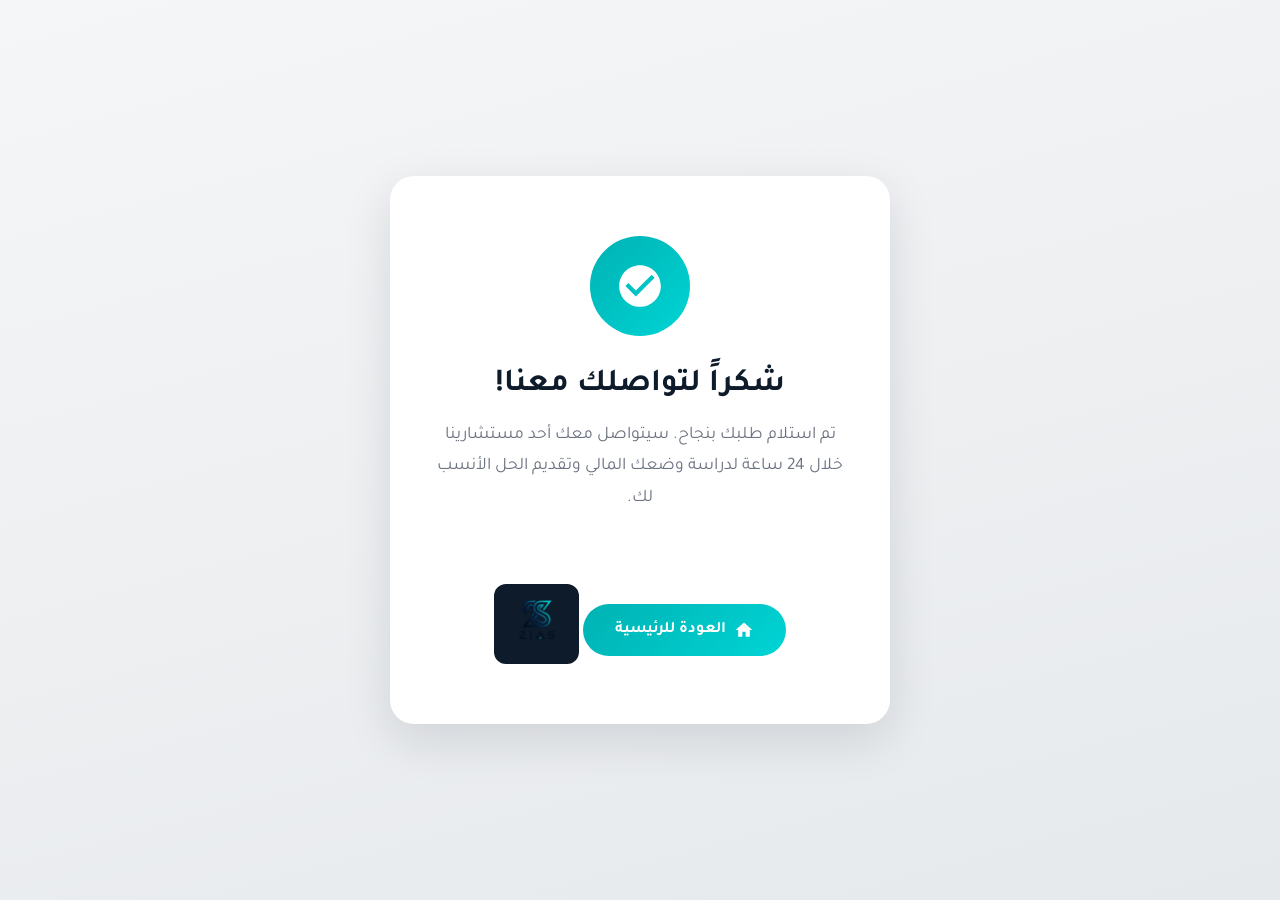
<file: thank-you.html>
<!DOCTYPE html>
<html lang="ar" dir="rtl">
<head>
    <meta charset="UTF-8">
    <meta name="viewport" content="width=device-width, initial-scale=1.0">
    <title>شكراً لك | Zias</title>
    <link rel="preconnect" href="https://fonts.googleapis.com">
    <link rel="preconnect" href="https://fonts.gstatic.com" crossorigin>
    <link href="https://fonts.googleapis.com/css2?family=Tajawal:wght@400;500;700;800&display=swap" rel="stylesheet">
    <style>
        * {
            margin: 0;
            padding: 0;
            box-sizing: border-box;
        }
        body {
            font-family: 'Tajawal', sans-serif;
            min-height: 100vh;
            display: flex;
            align-items: center;
            justify-content: center;
            background: linear-gradient(165deg, #F5F6F7 0%, #E6E9EC 100%);
            padding: 20px;
        }
        .thank-you-card {
            background: white;
            border-radius: 24px;
            padding: 60px 40px;
            text-align: center;
            max-width: 500px;
            box-shadow: 0 16px 48px rgba(13, 27, 42, 0.12);
        }
        .success-icon {
            width: 100px;
            height: 100px;
            margin: 0 auto 30px;
            background: linear-gradient(135deg, #00B2B3, #00D4D5);
            border-radius: 50%;
            display: flex;
            align-items: center;
            justify-content: center;
            animation: scaleIn 0.5s ease;
        }
        @keyframes scaleIn {
            from { transform: scale(0); }
            to { transform: scale(1); }
        }
        .success-icon svg {
            width: 50px;
            height: 50px;
            fill: white;
        }
        h1 {
            color: #0D1B2A;
            font-size: 2rem;
            margin-bottom: 16px;
        }
        p {
            color: #6B7280;
            font-size: 1.1rem;
            line-height: 1.8;
            margin-bottom: 30px;
        }
        .btn {
            display: inline-flex;
            align-items: center;
            gap: 8px;
            padding: 16px 32px;
            background: linear-gradient(135deg, #00B2B3, #00D4D5);
            color: white;
            font-size: 1rem;
            font-weight: 700;
            border-radius: 50px;
            text-decoration: none;
            transition: all 0.3s ease;
        }
        .btn:hover {
            transform: translateY(-3px);
            box-shadow: 0 8px 24px rgba(0, 178, 179, 0.25);
        }
        .logo {
            margin-top: 40px;
            padding: 16px 24px;
            background: #0D1B2A;
            border-radius: 12px;
            display: inline-block;
        }
        .logo img {
            height: 40px;
            width: auto;
            max-width: 120px;
            object-fit: contain;
            opacity: 1;
        }
    </style>
</head>
<body>
    <div class="thank-you-card">
        <div class="success-icon">
            <svg viewBox="0 0 24 24"><path d="M12 2C6.48 2 2 6.48 2 12s4.48 10 10 10 10-4.48 10-10S17.52 2 12 2zm-2 15l-5-5 1.41-1.41L10 14.17l7.59-7.59L19 8l-9 9z"/></svg>
        </div>
        <h1>شكراً لتواصلك معنا!</h1>
        <p>تم استلام طلبك بنجاح. سيتواصل معك أحد مستشارينا خلال 24 ساعة لدراسة وضعك المالي وتقديم الحل الأنسب لك.</p>
        <a href="index.html" class="btn">
            <svg viewBox="0 0 24 24" width="20" height="20" fill="currentColor"><path d="M10 20v-6h4v6h5v-8h3L12 3 2 12h3v8z"/></svg>
            العودة للرئيسية
        </a>
        <div class="logo">
            <img src="images/logo.png" alt="Zias" onerror="this.onerror=null; this.src='images/logo.svg';">
        </div>
    </div>
</body>
</html>
</file>
<file: style.css>
/* =========================================
   ZIAS - Financial Solutions Landing Page
   Stunning Modern Design
   ========================================= */

/* =========================================
   CSS Variables
   ========================================= */
:root {
    /* New Brand Colors - Premium Corporate Identity */
    --navy: #0D1B2A;
    --navy-light: #123B5A;
    --navy-dark: #091420;
    --teal: #00B2B3;
    --teal-light: #00D4D5;
    --teal-dark: #009899;
    --white: #FFFFFF;
    --mint: #E6E9EC;
    --gray-100: #F5F6F7;
    --gray-200: #E6E9EC;
    --gray-300: #D1D5DB;
    --gray-400: #B8BFC7;
    --gray-500: #9CA3AF;
    --gray-600: #6B7280;
    --gray-700: #4B5563;
    --gray-800: #374151;
    /* Shadows with new navy base */
    --shadow-sm: 0 2px 4px rgba(13, 27, 42, 0.08);
    --shadow-md: 0 4px 12px rgba(13, 27, 42, 0.12);
    --shadow-lg: 0 8px 24px rgba(13, 27, 42, 0.16);
    --shadow-xl: 0 16px 48px rgba(13, 27, 42, 0.2);
    --shadow-glow: 0 0 30px rgba(0, 178, 179, 0.25);
    --shadow-glow-strong: 0 0 60px rgba(0, 178, 179, 0.4);
    /* Transitions */
    --transition-fast: 0.2s ease;
    --transition-normal: 0.3s ease;
    --transition-slow: 0.5s ease;
    /* Border Radius */
    --radius-sm: 8px;
    --radius-md: 12px;
    --radius-lg: 16px;
    --radius-xl: 24px;
    --radius-2xl: 32px;
    --radius-full: 50%;
    /* Typography */
    --font-family: 'Tajawal', sans-serif;
}

/* =========================================
   Reset & Base
   ========================================= */
*, *::before, *::after {
    margin: 0;
    padding: 0;
    box-sizing: border-box;
}

html {
    scroll-behavior: smooth;
    font-size: 16px;
}

body {
    font-family: var(--font-family);
    background: var(--white);
    color: var(--navy);
    line-height: 1.7;
    direction: rtl;
    overflow-x: hidden;
    min-height: 100vh;
}

/* Safety: Constrain all images */
body img {
    max-width: 100%;
    height: auto;
}

/* Safety: Ensure footer is the last visual section */
footer {
    position: relative;
    z-index: 1;
}

/* Hide any accidental elements after footer except floating tools and scripts */
footer ~ *:not(script):not(style):not(link):not(.mobile-whatsapp-float):not(.ai-chat-widget) {
    display: none !important;
}

a {
    text-decoration: none;
    color: inherit;
    transition: var(--transition-fast);
}

img {
    max-width: 100%;
    height: auto;
    display: block;
}

ul, ol {
    list-style: none;
}

button {
    border: none;
    background: none;
    cursor: pointer;
    font-family: inherit;
}

input, select, textarea {
    font-family: inherit;
    font-size: inherit;
}

/* =========================================
   Splash Screen
   ========================================= */
.splash-screen {
    position: fixed;
    inset: 0;
    z-index: 9999;
    background: linear-gradient(135deg, var(--navy) 0%, var(--navy-dark) 100%);
    display: flex;
    align-items: center;
    justify-content: center;
    transition: opacity 0.6s ease, visibility 0.6s ease;
}

.splash-screen.hide {
    opacity: 0;
    visibility: hidden;
}

.splash-content {
    text-align: center;
    z-index: 2;
}

.splash-logo {
    margin-bottom: 40px;
    animation: splashLogoIn 0.8s ease forwards;
}

@keyframes splashLogoIn {
    0% {
        opacity: 0;
        transform: scale(0.5) translateY(20px);
    }
    100% {
        opacity: 1;
        transform: scale(1) translateY(0);
    }
}

.splash-logo-svg {
    width: 180px;
    height: 80px;
    filter: drop-shadow(0 10px 30px rgba(0, 178, 179, 0.3));
}

.splash-loader {
    margin-bottom: 20px;
    animation: splashFadeIn 0.5s ease 0.3s forwards;
    opacity: 0;
}

@keyframes splashFadeIn {
    to { opacity: 1; }
}

.splash-progress {
    width: 200px;
    height: 4px;
    background: rgba(255, 255, 255, 0.1);
    border-radius: 2px;
    overflow: hidden;
    margin: 0 auto;
}

.splash-progress-bar {
    width: 0;
    height: 100%;
    background: linear-gradient(90deg, var(--teal), var(--teal-light));
    border-radius: 2px;
    animation: splashProgress 1.5s ease forwards;
}

@keyframes splashProgress {
    0% { width: 0; }
    100% { width: 100%; }
}

.splash-text {
    color: rgba(255, 255, 255, 0.6);
    font-size: 0.9rem;
    animation: splashFadeIn 0.5s ease 0.5s forwards;
    opacity: 0;
}

.splash-bg {
    position: absolute;
    inset: 0;
    overflow: hidden;
    pointer-events: none;
}

.splash-circle {
    position: absolute;
    border-radius: 50%;
    background: var(--teal);
    opacity: 0.1;
}

.splash-circle-1 {
    width: 400px;
    height: 400px;
    top: -150px;
    right: -150px;
    animation: splashCircle1 3s ease-in-out infinite;
}

.splash-circle-2 {
    width: 300px;
    height: 300px;
    bottom: -100px;
    left: -100px;
    animation: splashCircle2 4s ease-in-out infinite;
}

.splash-circle-3 {
    width: 200px;
    height: 200px;
    top: 50%;
    left: 50%;
    transform: translate(-50%, -50%);
    animation: splashCircle3 2.5s ease-in-out infinite;
}

@keyframes splashCircle1 {
    0%, 100% { transform: scale(1); opacity: 0.1; }
    50% { transform: scale(1.1); opacity: 0.15; }
}

@keyframes splashCircle2 {
    0%, 100% { transform: scale(1); opacity: 0.08; }
    50% { transform: scale(1.15); opacity: 0.12; }
}

@keyframes splashCircle3 {
    0%, 100% { transform: translate(-50%, -50%) scale(1); opacity: 0.05; }
    50% { transform: translate(-50%, -50%) scale(1.2); opacity: 0.1; }
}

/* =========================================
   Particles Background
   ========================================= */
.particles {
    position: fixed;
    top: 0;
    left: 0;
    width: 100%;
    height: 100%;
    pointer-events: none;
    z-index: 0;
    overflow: hidden;
}

.particle {
    position: absolute;
    width: 4px;
    height: 4px;
    background: var(--teal);
    border-radius: 50%;
    opacity: 0.3;
    animation: particleFloat 20s linear infinite;
}

@keyframes particleFloat {
    0% {
        transform: translateY(100vh) rotate(0deg);
        opacity: 0;
    }
    10% {
        opacity: 0.3;
    }
    90% {
        opacity: 0.3;
    }
    100% {
        transform: translateY(-100vh) rotate(720deg);
        opacity: 0;
    }
}

/* =========================================
   Container
   ========================================= */
.container {
    max-width: 1200px;
    margin: 0 auto;
    padding: 0 24px;
    position: relative;
    z-index: 1;
}

/* =========================================
   Buttons
   ========================================= */
.btn {
    display: inline-flex;
    align-items: center;
    justify-content: center;
    gap: 8px;
    padding: 14px 32px;
    font-size: 1rem;
    font-weight: 600;
    border-radius: var(--radius-lg);
    transition: all var(--transition-normal);
    white-space: nowrap;
    position: relative;
    overflow: hidden;
}

.btn svg {
    width: 20px;
    height: 20px;
    fill: currentColor;
    transition: transform var(--transition-fast);
}

.btn:hover svg {
    transform: translateX(-4px);
}

.btn-primary {
    background: linear-gradient(135deg, var(--teal), var(--teal-light));
    color: var(--white);
    box-shadow: 0 4px 20px rgba(24, 168, 156, 0.4);
}

.btn-primary:hover {
    transform: translateY(-3px);
    box-shadow: 0 8px 30px rgba(24, 168, 156, 0.5);
}

.btn-shine::before {
    content: '';
    position: absolute;
    top: 0;
    left: -100%;
    width: 100%;
    height: 100%;
    background: linear-gradient(90deg, transparent, rgba(255,255,255,0.3), transparent);
    transition: 0.5s;
}

.btn-shine:hover::before {
    left: 100%;
}

.btn-glass {
    background: rgba(255, 255, 255, 0.1);
    backdrop-filter: blur(10px);
    -webkit-backdrop-filter: blur(10px);
    color: var(--white);
    border: 1px solid rgba(255, 255, 255, 0.2);
}

.btn-glass:hover {
    background: rgba(255, 255, 255, 0.2);
    transform: translateY(-3px);
}

.btn-glow {
    background: linear-gradient(135deg, var(--teal), var(--teal-light));
    color: var(--white);
    position: relative;
}

.btn-glow::after {
    content: '';
    position: absolute;
    inset: -2px;
    background: linear-gradient(135deg, var(--teal), var(--teal-light));
    border-radius: inherit;
    z-index: -1;
    filter: blur(15px);
    opacity: 0.5;
    transition: opacity var(--transition-normal);
}

.btn-glow:hover::after {
    opacity: 0.8;
}

.btn-lg {
    padding: 18px 40px;
    font-size: 1.1rem;
}

/* =========================================
   Text Gradient
   ========================================= */
.text-gradient {
    background: linear-gradient(135deg, var(--teal), var(--teal-light));
    -webkit-background-clip: text;
    -webkit-text-fill-color: transparent;
    background-clip: text;
}

/* =========================================
   Section Badge
   ========================================= */
.section-badge {
    display: inline-block;
    padding: 8px 20px;
    background: linear-gradient(135deg, rgba(24, 168, 156, 0.1), rgba(24, 168, 156, 0.05));
    border: 1px solid rgba(24, 168, 156, 0.2);
    border-radius: 50px;
    font-size: 0.9rem;
    font-weight: 600;
    color: var(--teal);
    margin-bottom: 16px;
}

/* =========================================
   Header
   ========================================= */
.header {
    position: fixed;
    top: 0;
    left: 0;
    right: 0;
    z-index: 1000;
    background: #FFFFFF;
    padding: 12px 0;
    border-bottom: 1px solid rgba(13, 27, 42, 0.1);
    box-shadow: 0 8px 26px rgba(13, 27, 42, 0.12);
    transition: all var(--transition-normal);
}

.header.scrolled {
    background: #FFFFFF;
    backdrop-filter: none;
    -webkit-backdrop-filter: none;
    padding: 12px 0;
    box-shadow: 0 8px 26px rgba(13, 27, 42, 0.12);
}

.header .container {
    display: flex;
    align-items: center;
    justify-content: space-between;
}

.logo {
    display: inline-flex;
    align-items: center;
    flex-shrink: 0;
    padding: 6px 10px;
    background: #FFFFFF;
    border: 1px solid rgba(13, 27, 42, 0.08);
    border-radius: 14px;
    box-shadow: 0 6px 18px rgba(13, 27, 42, 0.08);
}

.logo img {
    height: 54px;
    width: auto;
    max-width: 120px;
    object-fit: contain;
}

.nav-links {
    display: flex;
    align-items: center;
    gap: 36px;
}

.nav-links a {
    color: var(--white);
    font-weight: 500;
    font-size: 0.95rem;
    position: relative;
    padding: 8px 0;
}

.nav-links a::after {
    content: '';
    position: absolute;
    bottom: 0;
    right: 0;
    width: 0;
    height: 2px;
    background: linear-gradient(90deg, var(--teal), var(--teal-light));
    transition: width var(--transition-fast);
}

.nav-links a:hover::after {
    width: 100%;
}

.header-actions {
    display: flex;
    align-items: center;
    gap: 16px;
}

.header-phone {
    display: flex;
    align-items: center;
    gap: 8px;
    color: var(--white);
    font-weight: 500;
    padding: 10px 18px;
    border-radius: var(--radius-lg);
    background: rgba(255, 255, 255, 0.08);
    backdrop-filter: blur(10px);
    border: 1px solid rgba(255, 255, 255, 0.1);
    transition: all var(--transition-fast);
}

.header-phone svg {
    width: 20px;
    height: 20px;
    fill: var(--teal);
}

.header-phone:hover {
    background: rgba(255, 255, 255, 0.15);
    transform: translateY(-2px);
}

.whatsapp-btn {
    display: flex;
    align-items: center;
    justify-content: center;
    width: 46px;
    height: 46px;
    background: linear-gradient(135deg, #25D366, #128C7E);
    border-radius: var(--radius-full);
    transition: all var(--transition-fast);
    box-shadow: 0 4px 15px rgba(37, 211, 102, 0.3);
}

.whatsapp-btn svg {
    width: 24px;
    height: 24px;
    fill: var(--white);
}

.whatsapp-btn:hover {
    transform: scale(1.1) translateY(-2px);
    box-shadow: 0 6px 25px rgba(37, 211, 102, 0.5);
}

.menu-toggle {
    display: none;
    flex-direction: column;
    gap: 5px;
    width: 28px;
    padding: 4px;
}

.menu-toggle span {
    display: block;
    height: 3px;
    background: var(--white);
    border-radius: 2px;
    transition: var(--transition-fast);
}

/* =========================================
   Mobile Navigation
   ========================================= */
.mobile-overlay {
    position: fixed;
    inset: 0;
    background: rgba(14, 39, 66, 0.85);
    backdrop-filter: blur(5px);
    z-index: 999;
    opacity: 0;
    visibility: hidden;
    transition: var(--transition-normal);
}

.mobile-overlay.active {
    opacity: 1;
    visibility: visible;
}

.mobile-nav {
    position: fixed;
    top: 0;
    right: -100%;
    width: 320px;
    max-width: 85%;
    height: 100vh;
    background: linear-gradient(180deg, var(--navy), var(--navy-dark));
    z-index: 1001;
    padding: 24px;
    transition: var(--transition-normal);
    overflow-y: auto;
}

.mobile-nav.active {
    right: 0;
}

.mobile-nav-close {
    position: absolute;
    top: 20px;
    left: 20px;
    width: 44px;
    height: 44px;
    display: flex;
    align-items: center;
    justify-content: center;
    background: rgba(255, 255, 255, 0.1);
    border-radius: var(--radius-full);
    transition: var(--transition-fast);
}

.mobile-nav-close:hover {
    background: rgba(255, 255, 255, 0.2);
}

.mobile-nav-close svg {
    width: 24px;
    height: 24px;
    fill: var(--white);
}

.mobile-nav-links {
    display: flex;
    flex-direction: column;
    gap: 8px;
    margin-top: 80px;
}

.mobile-nav-links a {
    display: block;
    padding: 16px 20px;
    color: var(--white);
    font-size: 1.1rem;
    font-weight: 500;
    border-radius: var(--radius-md);
    transition: var(--transition-fast);
}

.mobile-nav-links a:hover {
    background: rgba(24, 168, 156, 0.2);
}

.mobile-nav-links .btn {
    margin-top: 16px;
    text-align: center;
}

/* =========================================
   Hero Section
   ========================================= */
.hero {
    position: relative;
    min-height: 100vh;
    display: flex;
    align-items: center;
    background: linear-gradient(135deg, var(--navy) 0%, var(--navy-light) 50%, var(--navy) 100%);
    padding: 120px 0 80px;
    overflow: hidden;
}

.hero-bg {
    position: absolute;
    inset: 0;
    pointer-events: none;
    overflow: hidden;
}

.gradient-orb {
    position: absolute;
    border-radius: var(--radius-full);
    filter: blur(80px);
    opacity: 0.4;
}

.gradient-orb-1 {
    width: 600px;
    height: 600px;
    background: radial-gradient(circle, var(--teal), transparent 70%);
    top: -200px;
    right: -200px;
    animation: orbFloat1 20s ease-in-out infinite;
}

.gradient-orb-2 {
    width: 500px;
    height: 500px;
    background: radial-gradient(circle, var(--teal-light), transparent 70%);
    bottom: -150px;
    left: -150px;
    animation: orbFloat2 25s ease-in-out infinite;
}

.gradient-orb-3 {
    width: 400px;
    height: 400px;
    background: radial-gradient(circle, #1E4A6E, transparent 70%);
    top: 50%;
    left: 50%;
    transform: translate(-50%, -50%);
    animation: orbFloat3 30s ease-in-out infinite;
}

@keyframes orbFloat1 {
    0%, 100% { transform: translate(0, 0) scale(1); }
    25% { transform: translate(-50px, 50px) scale(1.1); }
    50% { transform: translate(0, 100px) scale(1); }
    75% { transform: translate(50px, 50px) scale(0.9); }
}

@keyframes orbFloat2 {
    0%, 100% { transform: translate(0, 0) scale(1); }
    33% { transform: translate(80px, -60px) scale(1.2); }
    66% { transform: translate(-40px, -80px) scale(0.9); }
}

@keyframes orbFloat3 {
    0%, 100% { transform: translate(-50%, -50%) scale(1); opacity: 0.2; }
    50% { transform: translate(-50%, -50%) scale(1.3); opacity: 0.4; }
}

.grid-lines {
    position: absolute;
    inset: 0;
    background-image:
        linear-gradient(rgba(24, 168, 156, 0.03) 1px, transparent 1px),
        linear-gradient(90deg, rgba(24, 168, 156, 0.03) 1px, transparent 1px);
    background-size: 60px 60px;
    animation: gridMove 20s linear infinite;
}

@keyframes gridMove {
    0% { transform: translate(0, 0); }
    100% { transform: translate(60px, 60px); }
}

.hero .container {
    display: grid;
    grid-template-columns: 1fr 1fr;
    gap: 60px;
    align-items: center;
}

/* Hero Content */
.hero-content {
    opacity: 0;
    transform: translateY(30px);
    transition: all 0.8s ease;
}

.hero-content.animated {
    opacity: 1;
    transform: translateY(0);
}

.hero-badge {
    display: inline-flex;
    align-items: center;
    gap: 10px;
    padding: 10px 20px;
    background: rgba(24, 168, 156, 0.15);
    border: 1px solid rgba(24, 168, 156, 0.3);
    border-radius: 50px;
    margin-bottom: 24px;
    color: var(--teal-light);
    font-size: 0.9rem;
    font-weight: 500;
}

.badge-pulse {
    width: 10px;
    height: 10px;
    background: var(--teal);
    border-radius: 50%;
    animation: badgePulse 2s ease-in-out infinite;
}

@keyframes badgePulse {
    0%, 100% { transform: scale(1); opacity: 1; }
    50% { transform: scale(1.5); opacity: 0.5; }
}

.hero-content h1 {
    font-size: 3.2rem;
    font-weight: 900;
    color: var(--white);
    line-height: 1.2;
    margin-bottom: 24px;
}

.hero-content p {
    font-size: 1.2rem;
    color: rgba(255, 255, 255, 0.8);
    margin-bottom: 32px;
    max-width: 500px;
    line-height: 1.8;
}

.hero-cta {
    display: flex;
    gap: 16px;
    flex-wrap: wrap;
    margin-bottom: 48px;
}

/* Hero Stats */
.hero-stats {
    display: flex;
    align-items: center;
    gap: 32px;
    padding: 24px 32px;
    background: rgba(255, 255, 255, 0.05);
    backdrop-filter: blur(10px);
    border: 1px solid rgba(255, 255, 255, 0.1);
    border-radius: var(--radius-xl);
}

.stat-item {
    text-align: center;
}

.stat-number {
    display: block;
    font-size: 2rem;
    font-weight: 800;
    color: var(--white);
}

.stat-suffix {
    font-size: 1.2rem;
    font-weight: 600;
    color: var(--teal);
}

.stat-label {
    display: block;
    font-size: 0.85rem;
    color: rgba(255, 255, 255, 0.6);
    margin-top: 4px;
}

.stat-divider {
    width: 1px;
    height: 40px;
    background: rgba(255, 255, 255, 0.2);
}

/* Hero Visual / Floating Cards */
.hero-visual {
    position: relative;
    display: flex;
    justify-content: center;
    align-items: center;
    min-height: 450px;
    opacity: 0;
    transform: translateX(-30px);
    transition: all 0.8s ease 0.2s;
}

.hero-visual.animated {
    opacity: 1;
    transform: translateX(0);
}

.floating-card {
    background: rgba(255, 255, 255, 0.1);
    backdrop-filter: blur(20px);
    -webkit-backdrop-filter: blur(20px);
    border: 1px solid rgba(255, 255, 255, 0.15);
    border-radius: var(--radius-xl);
    transition: all var(--transition-normal);
}

.card-main {
    padding: 32px;
    width: 100%;
    max-width: 380px;
    box-shadow: 0 25px 50px rgba(0, 0, 0, 0.3);
    animation: cardFloat 6s ease-in-out infinite;
}

@keyframes cardFloat {
    0%, 100% { transform: translateY(0); }
    50% { transform: translateY(-15px); }
}

.card-header {
    display: flex;
    align-items: center;
    gap: 12px;
    margin-bottom: 24px;
}

.card-icon {
    width: 48px;
    height: 48px;
    display: flex;
    align-items: center;
    justify-content: center;
    background: linear-gradient(135deg, var(--teal), var(--teal-light));
    border-radius: var(--radius-md);
}

.card-icon svg {
    width: 24px;
    height: 24px;
    fill: var(--white);
}

.card-header span {
    font-size: 1.1rem;
    font-weight: 700;
    color: var(--white);
}

.card-content {
    color: var(--white);
}

.savings-display {
    text-align: center;
    margin-bottom: 20px;
}

.savings-label {
    display: block;
    font-size: 0.9rem;
    color: rgba(255, 255, 255, 0.7);
    margin-bottom: 8px;
}

.savings-amount {
    display: flex;
    align-items: baseline;
    justify-content: center;
    gap: 8px;
}

.currency {
    font-size: 1.2rem;
    color: var(--teal);
}

.amount {
    font-size: 2.5rem;
    font-weight: 800;
}

.progress-bar {
    height: 8px;
    background: rgba(255, 255, 255, 0.1);
    border-radius: 4px;
    overflow: hidden;
    margin-bottom: 24px;
}

.progress-fill {
    height: 100%;
    width: 0;
    background: linear-gradient(90deg, var(--teal), var(--teal-light));
    border-radius: 4px;
    transition: width 1.5s ease;
}

.card-features {
    display: flex;
    flex-direction: column;
    gap: 12px;
}

.feature-check {
    display: flex;
    align-items: center;
    gap: 10px;
    font-size: 0.95rem;
    color: rgba(255, 255, 255, 0.9);
}

.feature-check svg {
    width: 20px;
    height: 20px;
    fill: var(--teal);
}

/* Mini Floating Cards */
.card-mini {
    position: absolute;
    padding: 14px 18px;
    display: flex;
    align-items: center;
    gap: 10px;
    font-size: 0.9rem;
    font-weight: 600;
    color: var(--white);
    box-shadow: 0 15px 35px rgba(0, 0, 0, 0.2);
}

.card-mini svg {
    width: 20px;
    height: 20px;
    fill: var(--teal);
}

.card-mini-1 {
    top: 20px;
    right: -20px;
    animation: miniFloat1 5s ease-in-out infinite;
}

.card-mini-2 {
    top: 50%;
    left: -40px;
    animation: miniFloat2 6s ease-in-out infinite;
}

.card-mini-3 {
    bottom: 40px;
    right: 0;
    animation: miniFloat3 5.5s ease-in-out infinite;
}

@keyframes miniFloat1 {
    0%, 100% { transform: translate(0, 0) rotate(0deg); }
    50% { transform: translate(-10px, 15px) rotate(3deg); }
}

@keyframes miniFloat2 {
    0%, 100% { transform: translate(0, 0) rotate(0deg); }
    50% { transform: translate(15px, -10px) rotate(-3deg); }
}

@keyframes miniFloat3 {
    0%, 100% { transform: translate(0, 0) rotate(0deg); }
    50% { transform: translate(-15px, -10px) rotate(2deg); }
}

/* Scroll Indicator */
.scroll-indicator {
    position: absolute;
    bottom: 40px;
    left: 50%;
    transform: translateX(-50%);
    display: flex;
    flex-direction: column;
    align-items: center;
    gap: 8px;
    color: rgba(255, 255, 255, 0.6);
    font-size: 0.85rem;
    animation: scrollBounce 2s ease-in-out infinite;
}

@keyframes scrollBounce {
    0%, 100% { transform: translateX(-50%) translateY(0); }
    50% { transform: translateX(-50%) translateY(10px); }
}

.mouse {
    width: 26px;
    height: 42px;
    border: 2px solid rgba(255, 255, 255, 0.4);
    border-radius: 13px;
    display: flex;
    justify-content: center;
    padding-top: 8px;
}

.wheel {
    width: 4px;
    height: 8px;
    background: var(--teal);
    border-radius: 2px;
    animation: wheelScroll 2s ease-in-out infinite;
}

@keyframes wheelScroll {
    0% { transform: translateY(0); opacity: 1; }
    100% { transform: translateY(12px); opacity: 0; }
}

/* =========================================
   Trusted Section
   ========================================= */
.trusted-section {
    background: var(--white);
    padding: 40px 0;
    border-bottom: 1px solid var(--gray-200);
}

.trusted-content {
    display: flex;
    align-items: center;
    justify-content: center;
    gap: 40px;
    flex-wrap: wrap;
}

.trusted-label {
    font-size: 0.9rem;
    font-weight: 600;
    color: var(--gray-500);
    text-transform: uppercase;
    letter-spacing: 1px;
}

.trusted-logos {
    display: flex;
    align-items: center;
    gap: 32px;
    flex-wrap: wrap;
    justify-content: center;
}

.trusted-logo {
    padding: 12px 24px;
    background: var(--gray-100);
    border-radius: var(--radius-md);
    font-size: 0.9rem;
    font-weight: 600;
    color: var(--gray-600);
    transition: all var(--transition-fast);
}

.trusted-logo:hover {
    background: var(--mint);
    color: var(--navy);
    transform: translateY(-2px);
}

/* =========================================
   Compliance Section
   ========================================= */
.compliance-section {
    position: relative;
    padding: 46px 0;
    background: linear-gradient(135deg, var(--navy) 0%, var(--navy-light) 100%);
    overflow: hidden;
}

.compliance-section::before {
    content: "";
    position: absolute;
    inset: 0;
    background:
        radial-gradient(circle at 20% 20%, rgba(0, 178, 179, 0.16), transparent 34%),
        radial-gradient(circle at 80% 70%, rgba(255, 255, 255, 0.07), transparent 30%);
    pointer-events: none;
}

.compliance-card {
    position: relative;
    display: flex;
    align-items: center;
    justify-content: center;
    gap: 42px;
    max-width: 980px;
    margin: 0 auto;
    padding: 30px 44px;
    color: var(--white);
    background: rgba(255, 255, 255, 0.035);
    border: 2px dashed rgba(230, 233, 236, 0.58);
    border-radius: 22px;
    box-shadow: inset 0 1px 0 rgba(255, 255, 255, 0.08), 0 18px 50px rgba(9, 20, 32, 0.22);
    backdrop-filter: blur(10px);
}

.compliance-item {
    flex: 1 1 0;
    display: flex;
    align-items: center;
    justify-content: center;
    gap: 16px;
    min-width: 0;
    text-align: right;
}

.compliance-icon {
    flex: 0 0 auto;
    width: 58px;
    height: 58px;
    display: flex;
    align-items: center;
    justify-content: center;
    color: var(--teal);
    background: linear-gradient(145deg, rgba(255, 255, 255, 0.14), rgba(0, 178, 179, 0.12));
    border: 1px solid rgba(0, 178, 179, 0.45);
    border-radius: var(--radius-full);
    box-shadow: 0 0 0 6px rgba(0, 178, 179, 0.08), inset 0 0 0 1px rgba(255, 255, 255, 0.16);
}

.compliance-icon svg {
    width: 30px;
    height: 30px;
    fill: currentColor;
}

.compliance-logo-wrap {
    flex: 0 0 auto;
    width: 148px;
    min-height: 58px;
    display: flex;
    align-items: center;
    justify-content: center;
    padding: 9px 14px;
    background: var(--white);
    border: 1px solid rgba(230, 233, 236, 0.75);
    border-radius: 16px;
    box-shadow: 0 0 0 6px rgba(255, 255, 255, 0.06), 0 10px 26px rgba(9, 20, 32, 0.2);
}

.compliance-logo {
    display: block;
    width: 100%;
    max-height: 42px;
    object-fit: contain;
}

.compliance-text {
    color: var(--white);
    font-size: 1.16rem;
    font-weight: 800;
    line-height: 1.55;
    letter-spacing: 0;
}

.compliance-divider {
    flex: 0 0 auto;
    width: 1px;
    height: 54px;
    background: linear-gradient(180deg, transparent, rgba(230, 233, 236, 0.45), transparent);
}

@media (max-width: 768px) {
    .compliance-section {
        padding: 38px 0;
    }

    .compliance-card {
        flex-direction: column;
        gap: 22px;
        padding: 28px 22px;
        border-radius: 18px;
    }

    .compliance-item {
        flex: none;
        width: 100%;
        justify-content: flex-start;
    }

    .compliance-divider {
        width: 100%;
        max-width: 260px;
        height: 1px;
        background: linear-gradient(90deg, transparent, rgba(230, 233, 236, 0.45), transparent);
    }

    .compliance-text {
        font-size: 1.03rem;
    }
}

@media (max-width: 420px) {
    .compliance-card {
        padding: 24px 18px;
    }

    .compliance-icon {
        width: 50px;
        height: 50px;
    }

    .compliance-icon svg {
        width: 26px;
        height: 26px;
    }

    .compliance-logo-wrap {
        width: 132px;
        min-height: 52px;
        padding: 8px 12px;
    }

    .compliance-logo {
        max-height: 36px;
    }

    .compliance-text {
        font-size: 0.96rem;
    }
}

/* =========================================
   Section Common Styles
   ========================================= */
.section {
    padding: 100px 0;
    position: relative;
}

.section-header {
    text-align: center;
    margin-bottom: 60px;
}

.section-header h2 {
    font-size: 2.5rem;
    font-weight: 800;
    color: var(--navy);
    margin-bottom: 16px;
}

.section-header p {
    font-size: 1.15rem;
    color: var(--gray-600);
    max-width: 600px;
    margin: 0 auto;
}

/* =========================================
   How It Works Section
   ========================================= */
.how-it-works {
    background: var(--mint);
}

.steps-container {
    display: grid;
    grid-template-columns: repeat(4, 1fr);
    gap: 24px;
    position: relative;
}

.steps-line {
    position: absolute;
    top: 45px;
    left: 60px;
    right: 60px;
    height: 4px;
    background: linear-gradient(90deg, var(--teal), var(--teal-light));
    border-radius: 2px;
    opacity: 0.3;
}

.step-card {
    position: relative;
    background: var(--white);
    border-radius: var(--radius-xl);
    padding: 32px 24px;
    text-align: center;
    box-shadow: var(--shadow-md);
    transition: all var(--transition-normal);
    opacity: 0;
    transform: translateY(30px);
}

.step-card.animated {
    opacity: 1;
    transform: translateY(0);
}

.step-card:nth-child(2) { transition-delay: 0.1s; }
.step-card:nth-child(3) { transition-delay: 0.2s; }
.step-card:nth-child(4) { transition-delay: 0.3s; }
.step-card:nth-child(5) { transition-delay: 0.4s; }

.step-card:hover {
    transform: translateY(-10px);
    box-shadow: var(--shadow-xl);
}

.step-number {
    position: relative;
    width: 56px;
    height: 56px;
    display: flex;
    align-items: center;
    justify-content: center;
    background: linear-gradient(135deg, var(--teal), var(--teal-light));
    color: var(--white);
    font-size: 1.4rem;
    font-weight: 700;
    border-radius: var(--radius-full);
    margin: 0 auto 20px;
}

.step-pulse {
    position: absolute;
    inset: 0;
    border: 2px solid var(--teal);
    border-radius: 50%;
    animation: stepPulse 2s ease-in-out infinite;
}

@keyframes stepPulse {
    0% { transform: scale(1); opacity: 1; }
    100% { transform: scale(1.5); opacity: 0; }
}

.step-content {
    /* Step content container */
}

.step-icon {
    width: 64px;
    height: 64px;
    display: flex;
    align-items: center;
    justify-content: center;
    background: linear-gradient(135deg, rgba(24, 168, 156, 0.1), rgba(24, 168, 156, 0.05));
    border-radius: var(--radius-lg);
    margin: 0 auto 16px;
    transition: var(--transition-normal);
}

.step-card:hover .step-icon {
    background: linear-gradient(135deg, var(--teal), var(--teal-light));
}

.step-icon svg {
    width: 32px;
    height: 32px;
    fill: var(--teal);
    transition: var(--transition-normal);
}

.step-card:hover .step-icon svg {
    fill: var(--white);
}

.step-card h3 {
    font-size: 1.1rem;
    font-weight: 700;
    color: var(--navy);
    margin-bottom: 10px;
}

.step-card p {
    font-size: 0.9rem;
    color: var(--gray-600);
    line-height: 1.6;
}

/* =========================================
   Calculator Section
   ========================================= */
.calculator-section {
    background: var(--white);
}

.calculator-wrapper {
    display: grid;
    grid-template-columns: 1fr 1fr;
    gap: 60px;
    align-items: start;
    max-width: 1100px;
    margin: 0 auto;
}

.calculator-info {
    padding-top: 20px;
}

.calculator-info h2 {
    font-size: 2.2rem;
    font-weight: 800;
    color: var(--navy);
    margin-bottom: 16px;
}

.calculator-info > p {
    font-size: 1.1rem;
    color: var(--gray-600);
    margin-bottom: 32px;
    line-height: 1.8;
}

.calculator-features {
    display: flex;
    flex-direction: column;
    gap: 16px;
}

.calc-feature {
    display: flex;
    align-items: center;
    gap: 12px;
}

.calc-feature-icon {
    width: 40px;
    height: 40px;
    display: flex;
    align-items: center;
    justify-content: center;
    background: var(--mint);
    border-radius: var(--radius-md);
}

.calc-feature-icon svg {
    width: 20px;
    height: 20px;
    fill: var(--teal);
}

.calc-feature span {
    font-weight: 600;
    color: var(--navy);
}

.calculator-card {
    background: var(--white);
    border: 2px solid var(--gray-200);
    border-radius: var(--radius-2xl);
    padding: 40px;
    box-shadow: var(--shadow-lg);
    transition: all var(--transition-normal);
}

.calculator-card:hover {
    border-color: var(--teal);
    box-shadow: var(--shadow-glow);
}

.calculator-form {
    /* Form container */
}

.form-group {
    margin-bottom: 24px;
}

.form-group label {
    display: flex;
    align-items: center;
    gap: 8px;
    font-weight: 600;
    color: var(--navy);
    margin-bottom: 10px;
}

.form-group label svg {
    width: 20px;
    height: 20px;
    fill: var(--teal);
}

.form-group input,
.form-group select,
.form-group textarea {
    width: 100%;
    padding: 16px 20px;
    border: 2px solid var(--gray-200);
    border-radius: var(--radius-md);
    font-size: 1rem;
    color: var(--navy);
    background: var(--white);
    transition: all var(--transition-fast);
}

.form-group input:focus,
.form-group select:focus,
.form-group textarea:focus {
    outline: none;
    border-color: var(--teal);
    box-shadow: 0 0 0 4px rgba(24, 168, 156, 0.1);
}

.form-group input::placeholder,
.form-group textarea::placeholder {
    color: var(--gray-400);
}

.form-row {
    display: grid;
    grid-template-columns: 1fr 1fr;
    gap: 20px;
}

.calculator-btn {
    width: 100%;
    margin-top: 8px;
}

/* Calculator Result */
.calculator-result {
    display: none;
    text-align: center;
    background: linear-gradient(135deg, var(--mint), rgba(24, 168, 156, 0.1));
    border-radius: var(--radius-xl);
    padding: 40px;
    margin-top: 32px;
    animation: fadeInUp 0.5s ease;
}

.calculator-result.show {
    display: block;
}

@keyframes fadeInUp {
    from {
        opacity: 0;
        transform: translateY(20px);
    }
    to {
        opacity: 1;
        transform: translateY(0);
    }
}

.result-icon {
    width: 80px;
    height: 80px;
    display: flex;
    align-items: center;
    justify-content: center;
    background: linear-gradient(135deg, var(--teal), var(--teal-light));
    border-radius: var(--radius-full);
    margin: 0 auto 20px;
    box-shadow: var(--shadow-glow);
}

.result-icon svg {
    width: 40px;
    height: 40px;
    fill: var(--white);
}

.result-icon.success {
    background: linear-gradient(135deg, var(--teal), var(--teal-light));
}

.result-icon.warning {
    background: linear-gradient(135deg, #F59E0B, #FBBF24);
}

.result-title {
    font-size: 1.5rem;
    font-weight: 700;
    color: var(--navy);
    margin-bottom: 16px;
}

.result-savings {
    margin-bottom: 16px;
}

.result-label {
    display: block;
    font-size: 0.9rem;
    color: var(--gray-600);
    margin-bottom: 8px;
}

.result-amount {
    font-size: 2rem;
    font-weight: 800;
    color: var(--teal);
}

.result-saving {
    font-size: 1.1rem;
    color: var(--teal-dark);
    margin-bottom: 16px;
}

.result-note {
    font-size: 0.85rem;
    color: var(--gray-500);
    margin-bottom: 24px;
}

/* =========================================
   Journey Timeline Section
   ========================================= */
.journey-section {
    background: linear-gradient(135deg, var(--navy) 0%, var(--navy-light) 100%);
}

.journey-section .section-header h2,
.journey-section .section-header p {
    color: var(--white);
}

.journey-section .section-badge {
    background: rgba(24, 168, 156, 0.2);
    border-color: rgba(24, 168, 156, 0.4);
}

.journey-section .section-header p {
    opacity: 0.8;
}

.journey-timeline {
    position: relative;
    display: grid;
    grid-template-columns: repeat(3, 1fr);
    gap: 30px;
    max-width: 1100px;
    margin: 0 auto;
}

.journey-line {
    display: none;
}

.journey-item {
    position: relative;
    opacity: 0;
    transform: translateY(30px);
    transition: all 0.6s ease;
}

.journey-item.animated {
    opacity: 1;
    transform: translateY(0);
}

.journey-item:nth-child(2) { transition-delay: 0.1s; }
.journey-item:nth-child(3) { transition-delay: 0.2s; }
.journey-item:nth-child(4) { transition-delay: 0.3s; }
.journey-item:nth-child(5) { transition-delay: 0.4s; }
.journey-item:nth-child(6) { transition-delay: 0.5s; }
.journey-item:nth-child(7) { transition-delay: 0.6s; }

.journey-marker {
    display: flex;
    flex-direction: column;
    align-items: center;
    margin-bottom: 16px;
}

.journey-number {
    width: 50px;
    height: 50px;
    display: flex;
    align-items: center;
    justify-content: center;
    background: linear-gradient(135deg, var(--teal), var(--teal-light));
    color: var(--white);
    font-size: 1.2rem;
    font-weight: 700;
    border-radius: var(--radius-full);
    box-shadow: var(--shadow-glow);
    margin-bottom: 12px;
}

.journey-dot {
    width: 12px;
    height: 12px;
    background: var(--teal);
    border-radius: 50%;
    position: relative;
}

.journey-dot::after {
    content: '';
    position: absolute;
    inset: -4px;
    border: 2px solid var(--teal);
    border-radius: 50%;
    animation: journeyPulse 2s ease-in-out infinite;
}

@keyframes journeyPulse {
    0%, 100% { transform: scale(1); opacity: 1; }
    50% { transform: scale(1.5); opacity: 0; }
}

.journey-card {
    background: rgba(255, 255, 255, 0.08);
    backdrop-filter: blur(10px);
    -webkit-backdrop-filter: blur(10px);
    border: 1px solid rgba(255, 255, 255, 0.1);
    border-radius: var(--radius-xl);
    padding: 24px;
    text-align: center;
    transition: all var(--transition-normal);
}

.journey-card:hover {
    background: rgba(255, 255, 255, 0.12);
    transform: translateY(-8px);
    box-shadow: 0 20px 40px rgba(0, 0, 0, 0.2);
}

.journey-icon {
    width: 56px;
    height: 56px;
    display: flex;
    align-items: center;
    justify-content: center;
    background: rgba(24, 168, 156, 0.2);
    border-radius: var(--radius-lg);
    margin: 0 auto 16px;
}

.journey-icon svg {
    width: 28px;
    height: 28px;
    fill: var(--teal);
}

.journey-card h3 {
    font-size: 1.1rem;
    font-weight: 700;
    color: var(--white);
    margin-bottom: 8px;
}

.journey-card p {
    font-size: 0.9rem;
    color: rgba(255, 255, 255, 0.7);
    line-height: 1.6;
}

/* =========================================
   Features Section
   ========================================= */
.features-section {
    background: var(--gray-100);
}

.features-grid {
    display: grid;
    grid-template-columns: repeat(4, 1fr);
    gap: 24px;
}

.feature-card {
    position: relative;
    background: var(--white);
    border-radius: var(--radius-xl);
    padding: 32px 24px;
    text-align: center;
    box-shadow: var(--shadow-sm);
    border: 1px solid var(--gray-200);
    transition: all var(--transition-normal);
    overflow: hidden;
    opacity: 0;
    transform: translateY(30px);
}

.feature-card.animated {
    opacity: 1;
    transform: translateY(0);
}

.feature-card:nth-child(2) { transition-delay: 0.1s; }
.feature-card:nth-child(3) { transition-delay: 0.2s; }
.feature-card:nth-child(4) { transition-delay: 0.3s; }
.feature-card:nth-child(5) { transition-delay: 0.4s; }

.feature-card:hover {
    transform: translateY(-10px);
    box-shadow: var(--shadow-xl);
    border-color: var(--teal);
}

.feature-card-large {
    grid-column: span 2;
    grid-row: span 2;
    padding: 48px;
    text-align: right;
}

.feature-bg {
    position: absolute;
    top: -50%;
    right: -50%;
    width: 100%;
    height: 100%;
    background: radial-gradient(circle, rgba(24, 168, 156, 0.08), transparent 70%);
    pointer-events: none;
}

.feature-icon-wrapper {
    display: inline-block;
    position: relative;
    margin-bottom: 20px;
}

.feature-icon {
    width: 72px;
    height: 72px;
    display: flex;
    align-items: center;
    justify-content: center;
    background: linear-gradient(135deg, var(--teal), var(--teal-light));
    border-radius: var(--radius-lg);
    transition: var(--transition-normal);
}

.feature-card:hover .feature-icon {
    transform: scale(1.1) rotate(5deg);
}

.feature-icon svg {
    width: 36px;
    height: 36px;
    fill: var(--white);
}

.feature-card h3 {
    font-size: 1.15rem;
    font-weight: 700;
    color: var(--navy);
    margin-bottom: 12px;
}

.feature-card p {
    font-size: 0.95rem;
    color: var(--gray-600);
    line-height: 1.7;
}

.feature-tag {
    display: inline-block;
    padding: 6px 14px;
    background: linear-gradient(135deg, var(--teal), var(--teal-light));
    color: var(--white);
    font-size: 0.75rem;
    font-weight: 700;
    border-radius: 50px;
    margin-top: 16px;
    letter-spacing: 0.5px;
}

/* =========================================
   App Download Section
   ========================================= */
.app-section {
    background: var(--mint);
    overflow: hidden;
}

.app-wrapper {
    display: grid;
    grid-template-columns: 1fr 1fr;
    gap: 60px;
    align-items: center;
}

.app-mockup {
    display: flex;
    justify-content: center;
}

.phone-3d {
    position: relative;
    perspective: 1000px;
}

.phone-frame {
    position: relative;
    width: 280px;
    height: 580px;
    background: linear-gradient(145deg, var(--navy), var(--navy-dark));
    border-radius: 45px;
    padding: 12px;
    box-shadow:
        0 50px 100px rgba(14, 39, 66, 0.4),
        inset 0 2px 0 rgba(255, 255, 255, 0.1);
    transform: rotateY(-5deg) rotateX(5deg);
    transition: transform var(--transition-normal);
}

.phone-frame:hover {
    transform: rotateY(0) rotateX(0);
}

.phone-notch {
    position: absolute;
    top: 12px;
    left: 50%;
    transform: translateX(-50%);
    width: 120px;
    height: 32px;
    background: var(--navy-dark);
    border-radius: 20px;
    z-index: 10;
}

.phone-screen {
    width: 100%;
    height: 100%;
    background: linear-gradient(135deg, #123B5A, #0D1B2A);
    border-radius: 36px;
    overflow: hidden;
    position: relative;
}

.app-ui {
    padding: 60px 20px 20px;
    height: 100%;
    display: flex;
    flex-direction: column;
}

.app-header-ui {
    text-align: center;
    color: var(--white);
    font-size: 1.5rem;
    font-weight: 700;
    margin-bottom: 40px;
}

.app-card-ui {
    background: rgba(24, 168, 156, 0.2);
    border: 1px solid rgba(24, 168, 156, 0.3);
    border-radius: var(--radius-lg);
    padding: 20px;
    display: flex;
    align-items: center;
    gap: 12px;
    margin-bottom: 20px;
}

.app-card-icon {
    width: 40px;
    height: 40px;
    display: flex;
    align-items: center;
    justify-content: center;
    background: var(--teal);
    border-radius: var(--radius-md);
}

.app-card-icon svg {
    width: 20px;
    height: 20px;
    fill: var(--white);
}

.app-card-ui span {
    color: var(--white);
    font-weight: 600;
    font-size: 0.9rem;
}

.app-stats-ui {
    background: rgba(255, 255, 255, 0.05);
    border-radius: var(--radius-lg);
    padding: 24px;
    text-align: center;
}

.app-stat-ui {
    color: var(--white);
}

.stat-value-ui {
    display: block;
    font-size: 2rem;
    font-weight: 800;
    color: var(--teal);
}

.stat-label-ui {
    font-size: 0.85rem;
    opacity: 0.7;
}

.phone-reflection {
    position: absolute;
    bottom: -60px;
    left: 50%;
    transform: translateX(-50%);
    width: 200px;
    height: 60px;
    background: linear-gradient(to bottom, rgba(14, 39, 66, 0.3), transparent);
    filter: blur(20px);
    border-radius: 50%;
}

.app-content {
    /* App content area */
}

.app-content h2 {
    font-size: 2.2rem;
    font-weight: 800;
    color: var(--navy);
    margin-bottom: 16px;
}

.app-content > p {
    font-size: 1.1rem;
    color: var(--gray-600);
    margin-bottom: 32px;
    line-height: 1.8;
}

.app-features-list {
    display: grid;
    grid-template-columns: 1fr 1fr;
    gap: 16px;
    margin-bottom: 32px;
}

.app-feature-item {
    display: flex;
    align-items: center;
    gap: 10px;
}

.app-feature-icon {
    width: 28px;
    height: 28px;
    display: flex;
    align-items: center;
    justify-content: center;
    background: var(--teal);
    border-radius: var(--radius-full);
}

.app-feature-icon svg {
    width: 14px;
    height: 14px;
    fill: var(--white);
}

.app-feature-item span {
    font-weight: 600;
    color: var(--navy);
}

.app-buttons {
    display: flex;
    gap: 16px;
    flex-wrap: wrap;
}

.store-btn {
    display: flex;
    align-items: center;
    gap: 12px;
    padding: 14px 24px;
    background: var(--navy);
    color: var(--white);
    border-radius: var(--radius-lg);
    transition: all var(--transition-fast);
}

.store-btn:hover {
    transform: translateY(-3px);
    box-shadow: var(--shadow-lg);
}

.store-btn svg {
    width: 28px;
    height: 28px;
    fill: var(--white);
}

.store-text {
    text-align: right;
}

.store-text small {
    display: block;
    font-size: 0.75rem;
    opacity: 0.8;
}

.store-text span {
    font-size: 1.1rem;
    font-weight: 600;
}

/* =========================================
   FAQ Section
   ========================================= */
.faq-section {
    background: var(--gray-100);
}

.faq-container {
    display: grid;
    grid-template-columns: 1fr 300px;
    gap: 48px;
    max-width: 1000px;
    margin: 0 auto;
}

.faq-list {
    display: flex;
    flex-direction: column;
    gap: 12px;
}

.faq-item {
    background: var(--white);
    border-radius: var(--radius-lg);
    box-shadow: var(--shadow-sm);
    overflow: hidden;
    transition: all var(--transition-normal);
    opacity: 0;
    transform: translateY(20px);
}

.faq-item.animated {
    opacity: 1;
    transform: translateY(0);
}

.faq-item:nth-child(2) { transition-delay: 0.05s; }
.faq-item:nth-child(3) { transition-delay: 0.1s; }
.faq-item:nth-child(4) { transition-delay: 0.15s; }
.faq-item:nth-child(5) { transition-delay: 0.2s; }

.faq-item:hover {
    box-shadow: var(--shadow-md);
}

.faq-question {
    width: 100%;
    display: flex;
    align-items: center;
    justify-content: space-between;
    padding: 20px 24px;
    text-align: right;
    font-size: 1rem;
    font-weight: 600;
    color: var(--navy);
    transition: all var(--transition-fast);
}

.faq-question:hover {
    background: var(--gray-100);
}

.faq-question span {
    flex: 1;
}

.faq-icon {
    width: 28px;
    height: 28px;
    display: flex;
    align-items: center;
    justify-content: center;
    background: var(--mint);
    border-radius: var(--radius-full);
    position: relative;
    transition: all var(--transition-fast);
    flex-shrink: 0;
    margin-right: 16px;
}

.faq-icon span {
    position: absolute;
    background: var(--teal);
    border-radius: 1px;
    transition: all var(--transition-fast);
}

.faq-icon span:first-child {
    width: 12px;
    height: 2px;
}

.faq-icon span:last-child {
    width: 2px;
    height: 12px;
}

.faq-item.active .faq-icon {
    background: var(--teal);
    transform: rotate(45deg);
}

.faq-item.active .faq-icon span {
    background: var(--white);
}

.faq-answer {
    max-height: 0;
    overflow: hidden;
    transition: max-height 0.3s ease;
}

.faq-item.active .faq-answer {
    max-height: 300px;
}

.faq-answer-content {
    padding: 0 24px 24px;
    font-size: 0.95rem;
    color: var(--gray-600);
    line-height: 1.8;
}

.faq-cta {
    background: linear-gradient(135deg, var(--navy), var(--navy-light));
    border-radius: var(--radius-xl);
    padding: 32px;
    text-align: center;
    color: var(--white);
    height: fit-content;
    position: sticky;
    top: 100px;
}

.faq-cta h4 {
    font-size: 1.2rem;
    font-weight: 700;
    margin-bottom: 8px;
}

.faq-cta p {
    font-size: 0.9rem;
    opacity: 0.8;
    margin-bottom: 20px;
}

/* =========================================
   Contact Section
   ========================================= */
.contact-section {
    background: var(--white);
}

.contact-wrapper {
    display: grid;
    grid-template-columns: 1fr 1fr;
    gap: 60px;
    max-width: 1100px;
    margin: 0 auto;
}

.contact-info h2 {
    font-size: 2.2rem;
    font-weight: 800;
    color: var(--navy);
    margin-bottom: 16px;
}

.contact-info > p {
    font-size: 1.1rem;
    color: var(--gray-600);
    margin-bottom: 32px;
    line-height: 1.8;
}

.contact-methods {
    display: flex;
    flex-direction: column;
    gap: 16px;
}

.contact-method {
    display: flex;
    align-items: center;
    gap: 16px;
    padding: 20px;
    background: var(--gray-100);
    border-radius: var(--radius-lg);
    transition: all var(--transition-fast);
}

.contact-method:hover {
    background: var(--mint);
    transform: translateX(-8px);
}

.contact-method-icon {
    width: 50px;
    height: 50px;
    display: flex;
    align-items: center;
    justify-content: center;
    background: var(--white);
    border-radius: var(--radius-md);
    box-shadow: var(--shadow-sm);
}

.contact-method-icon svg {
    width: 24px;
    height: 24px;
    fill: var(--teal);
}

.contact-method-icon.whatsapp {
    background: #25D366;
}

.contact-method-icon.whatsapp svg {
    fill: var(--white);
}

.contact-method-text span {
    display: block;
    font-size: 0.85rem;
    color: var(--gray-500);
    margin-bottom: 2px;
}

.contact-method-text strong {
    font-size: 1rem;
    color: var(--navy);
}

.contact-card {
    background: var(--white);
    border: 2px solid var(--gray-200);
    border-radius: var(--radius-2xl);
    padding: 40px;
    box-shadow: var(--shadow-lg);
    transition: all var(--transition-normal);
}

.contact-card:hover {
    border-color: var(--teal);
    box-shadow: var(--shadow-glow);
}

.contact-form textarea {
    resize: vertical;
    min-height: 120px;
}

.form-success {
    text-align: center;
    padding: 40px 20px;
}

.success-icon {
    width: 80px;
    height: 80px;
    display: flex;
    align-items: center;
    justify-content: center;
    background: linear-gradient(135deg, var(--teal), var(--teal-light));
    border-radius: var(--radius-full);
    margin: 0 auto 20px;
    box-shadow: var(--shadow-glow);
}

.success-icon svg {
    width: 40px;
    height: 40px;
    fill: var(--white);
}

.form-success h3 {
    font-size: 1.5rem;
    font-weight: 700;
    color: var(--navy);
    margin-bottom: 12px;
}

.form-success p {
    color: var(--gray-600);
}

/* =========================================
   Footer
   ========================================= */
.footer {
    position: relative;
    background: var(--navy);
    color: var(--white);
    padding: 80px 0 24px;
    overflow: hidden;
}

.footer-bg {
    position: absolute;
    inset: 0;
    pointer-events: none;
}

.footer-gradient {
    position: absolute;
    top: 0;
    left: 50%;
    transform: translateX(-50%);
    width: 100%;
    height: 1px;
    background: linear-gradient(90deg, transparent, var(--teal), transparent);
}

.footer-grid {
    display: grid;
    grid-template-columns: 2fr 1fr 1fr 1.5fr;
    gap: 48px;
    margin-bottom: 48px;
}

.footer-brand .footer-logo {
    display: inline-block;
}

.footer-brand .footer-logo img {
    height: 50px;
    width: auto;
    max-width: 130px;
    object-fit: contain;
    margin-bottom: 16px;
}

.footer-brand p {
    font-size: 0.9rem;
    color: rgba(255, 255, 255, 0.7);
    line-height: 1.7;
    margin-bottom: 20px;
}

.footer-social {
    display: flex;
    gap: 12px;
}

.social-link {
    width: 42px;
    height: 42px;
    display: flex;
    align-items: center;
    justify-content: center;
    background: rgba(255, 255, 255, 0.08);
    border-radius: var(--radius-full);
    transition: all var(--transition-fast);
}

.social-link:hover {
    background: var(--teal);
    transform: translateY(-3px);
}

.social-link svg {
    width: 20px;
    height: 20px;
    fill: var(--white);
}

.footer-column h4 {
    font-size: 1.1rem;
    font-weight: 700;
    margin-bottom: 20px;
    color: var(--white);
}

.footer-links li {
    margin-bottom: 12px;
}

.footer-links a {
    font-size: 0.9rem;
    color: rgba(255, 255, 255, 0.7);
    transition: all var(--transition-fast);
    display: inline-block;
}

.footer-links a:hover {
    color: var(--teal);
    transform: translateX(-4px);
}

.footer-contact-item {
    display: flex;
    align-items: center;
    gap: 12px;
    margin-bottom: 16px;
    font-size: 0.9rem;
    color: rgba(255, 255, 255, 0.7);
}

.footer-contact-item svg {
    width: 20px;
    height: 20px;
    fill: var(--teal);
    flex-shrink: 0;
}

.footer-bottom {
    display: flex;
    align-items: center;
    justify-content: space-between;
    padding-top: 24px;
    border-top: 1px solid rgba(255, 255, 255, 0.1);
}

.footer-bottom p {
    font-size: 0.85rem;
    color: rgba(255, 255, 255, 0.6);
}

.footer-badges {
    display: flex;
    gap: 24px;
}

.footer-badge {
    display: flex;
    align-items: center;
    gap: 8px;
    padding: 8px 16px;
    background: rgba(255, 255, 255, 0.05);
    border-radius: var(--radius-md);
    font-size: 0.8rem;
    color: rgba(255, 255, 255, 0.8);
}

.footer-badge svg {
    width: 16px;
    height: 16px;
    fill: var(--teal);
}

/* =========================================
   Responsive - Tablet (1024px)
   ========================================= */
@media (max-width: 1024px) {
    .nav-links {
        display: none;
    }

    .menu-toggle {
        display: flex;
    }

    .header-phone {
        display: none;
    }

    .hero .container {
        grid-template-columns: 1fr;
        text-align: center;
    }

    .hero-content p {
        margin-left: auto;
        margin-right: auto;
    }

    .hero-cta {
        justify-content: center;
    }

    .hero-stats {
        justify-content: center;
    }

    .hero-visual {
        min-height: 380px;
    }

    .card-main {
        max-width: 340px;
    }

    .card-mini-2 {
        left: 10px;
    }

    .steps-container {
        grid-template-columns: repeat(2, 1fr);
    }

    .steps-line {
        display: none;
    }

    .calculator-wrapper {
        grid-template-columns: 1fr;
        text-align: center;
    }

    .calculator-info {
        padding-top: 0;
    }

    .calculator-features {
        align-items: center;
    }

    .journey-timeline {
        grid-template-columns: repeat(2, 1fr);
    }

    .features-grid {
        grid-template-columns: repeat(2, 1fr);
    }

    .feature-card-large {
        grid-column: span 2;
        grid-row: span 1;
        text-align: center;
    }

    .app-wrapper {
        grid-template-columns: 1fr;
        text-align: center;
    }

    .app-mockup {
        order: -1;
    }

    .phone-frame {
        width: 250px;
        height: 510px;
        transform: none;
    }

    .app-features-list {
        justify-content: center;
    }

    .app-buttons {
        justify-content: center;
    }

    .faq-container {
        grid-template-columns: 1fr;
    }

    .faq-cta {
        position: static;
    }

    .contact-wrapper {
        grid-template-columns: 1fr;
    }

    .footer-grid {
        grid-template-columns: 1fr 1fr;
        gap: 40px;
    }
}

/* =========================================
   Responsive - Mobile (768px)
   ========================================= */
@media (max-width: 768px) {
    html {
        font-size: 15px;
    }

    /* Splash screen mobile */
    .splash-logo-svg {
        width: 150px;
        height: 70px;
    }

    .splash-progress {
        width: 160px;
    }

    .hero {
        padding: 100px 0 60px;
    }

    .hero-content h1 {
        font-size: 2.2rem;
    }

    .hero-content p {
        font-size: 1.05rem;
    }

    .hero-cta {
        flex-direction: column;
        align-items: center;
    }

    .hero-cta .btn {
        width: 100%;
        max-width: 300px;
    }

    .hero-stats {
        flex-direction: column;
        gap: 16px;
        padding: 20px;
    }

    .stat-divider {
        display: none;
    }

    .hero-visual {
        min-height: 350px;
    }

    .card-main {
        max-width: 300px;
        padding: 24px;
    }

    .card-mini {
        display: none;
    }

    .scroll-indicator {
        display: none;
    }

    /* Enhanced mobile cards */
    .floating-card {
        box-shadow: 0 20px 40px rgba(0, 0, 0, 0.25);
    }

    .trusted-content {
        flex-direction: column;
        gap: 20px;
    }

    .trusted-logos {
        gap: 12px;
    }

    .trusted-logo {
        padding: 10px 16px;
        font-size: 0.8rem;
    }

    .section {
        padding: 70px 0;
    }

    .section-header h2 {
        font-size: 1.9rem;
    }

    /* Mobile step cards with touch feedback */
    .steps-container {
        grid-template-columns: 1fr;
    }

    .step-card {
        padding: 28px 20px;
    }

    .step-card:active {
        transform: scale(0.98);
    }

    .form-row {
        grid-template-columns: 1fr;
    }

    .calculator-card,
    .contact-card {
        padding: 28px 20px;
    }

    /* Mobile journey timeline */
    .journey-timeline {
        grid-template-columns: 1fr;
    }

    .journey-card {
        padding: 20px;
    }

    .journey-card:active {
        transform: scale(0.98);
        background: rgba(255, 255, 255, 0.15);
    }

    /* Mobile feature cards */
    .features-grid {
        grid-template-columns: 1fr;
    }

    .feature-card-large {
        grid-column: span 1;
        padding: 32px 24px;
    }

    .feature-card:active {
        transform: scale(0.98);
    }

    .phone-frame {
        width: 220px;
        height: 450px;
        border-radius: 35px;
    }

    .phone-notch {
        width: 100px;
        height: 28px;
    }

    .phone-screen {
        border-radius: 28px;
    }

    .app-features-list {
        grid-template-columns: 1fr;
    }

    .app-buttons {
        flex-direction: column;
        width: 100%;
    }

    .store-btn {
        width: 100%;
        justify-content: center;
    }

    .store-btn:active {
        transform: scale(0.98);
    }

    /* Mobile FAQ */
    .faq-item:active {
        background: var(--gray-100);
    }

    /* Mobile contact methods */
    .contact-method:active {
        transform: scale(0.98);
        background: var(--teal);
        color: var(--white);
    }

    .contact-method:active .contact-method-icon {
        background: rgba(255, 255, 255, 0.2);
    }

    .contact-method:active .contact-method-icon svg {
        fill: var(--white);
    }

    .contact-method:active .contact-method-text span,
    .contact-method:active .contact-method-text strong {
        color: var(--white);
    }

    .footer-grid {
        grid-template-columns: 1fr;
        gap: 32px;
    }

    .footer-bottom {
        flex-direction: column;
        gap: 20px;
        text-align: center;
    }

    .footer-badges {
        flex-wrap: wrap;
        justify-content: center;
    }

    /* Mobile buttons with better touch feedback */
    .btn:active {
        transform: scale(0.96);
    }

    .btn-primary:active {
        box-shadow: 0 2px 10px rgba(24, 168, 156, 0.3);
    }

    /* Mobile social links */
    .social-link:active {
        transform: scale(0.9);
        background: var(--teal);
    }

    /* Mobile whatsapp button */
    .whatsapp-btn:active {
        transform: scale(0.95);
    }

    /* Mobile nav links */
    .mobile-nav-links a:active {
        background: rgba(24, 168, 156, 0.3);
    }
}

/* =========================================
   Responsive - Small Mobile (480px)
   ========================================= */
@media (max-width: 480px) {
    html {
        font-size: 14px;
    }

    /* Splash screen small mobile */
    .splash-logo-svg {
        width: 130px;
        height: 60px;
    }

    .splash-progress {
        width: 140px;
    }

    .splash-text {
        font-size: 0.8rem;
    }

    .container {
        padding: 0 16px;
    }

    .hero-content h1 {
        font-size: 1.85rem;
    }

    .hero-badge {
        font-size: 0.8rem;
        padding: 8px 16px;
    }

    /* Mobile hero stats grid */
    .hero-stats {
        display: grid;
        grid-template-columns: repeat(3, 1fr);
        gap: 8px;
        padding: 16px;
    }

    .stat-item {
        padding: 8px;
    }

    .stat-number {
        font-size: 1.4rem;
    }

    .stat-suffix {
        font-size: 0.9rem;
    }

    .stat-label {
        font-size: 0.7rem;
    }

    .card-main {
        max-width: 280px;
        padding: 20px;
    }

    .amount {
        font-size: 2rem;
    }

    .section-header h2 {
        font-size: 1.6rem;
    }

    .section-header p {
        font-size: 1rem;
    }

    .section-badge {
        font-size: 0.8rem;
        padding: 6px 14px;
    }

    .btn {
        padding: 12px 24px;
        font-size: 0.95rem;
    }

    .btn-lg {
        padding: 14px 28px;
        font-size: 1rem;
    }

    /* Mobile step cards compact */
    .step-card {
        padding: 24px 16px;
    }

    .step-number {
        width: 48px;
        height: 48px;
        font-size: 1.2rem;
    }

    .step-icon {
        width: 56px;
        height: 56px;
    }

    .step-icon svg {
        width: 28px;
        height: 28px;
    }

    /* Mobile journey compact */
    .journey-number {
        width: 44px;
        height: 44px;
        font-size: 1rem;
    }

    .journey-icon {
        width: 48px;
        height: 48px;
    }

    .journey-icon svg {
        width: 24px;
        height: 24px;
    }

    .journey-card h3 {
        font-size: 1rem;
    }

    .journey-card p {
        font-size: 0.85rem;
    }

    /* Mobile feature cards compact */
    .feature-card {
        padding: 24px 20px;
    }

    .feature-icon {
        width: 60px;
        height: 60px;
    }

    .feature-icon svg {
        width: 30px;
        height: 30px;
    }

    .phone-frame {
        width: 200px;
        height: 410px;
        border-radius: 30px;
    }

    .phone-notch {
        width: 80px;
        height: 24px;
    }

    .phone-screen {
        border-radius: 24px;
    }

    .app-ui {
        padding: 50px 16px 16px;
    }

    .contact-method {
        padding: 16px;
    }

    .contact-method-icon {
        width: 44px;
        height: 44px;
    }

    /* Mobile FAQ compact */
    .faq-question {
        padding: 16px 20px;
        font-size: 0.95rem;
    }

    .faq-icon {
        width: 24px;
        height: 24px;
        margin-right: 12px;
    }

    .faq-icon span:first-child {
        width: 10px;
    }

    .faq-icon span:last-child {
        height: 10px;
    }

    .faq-answer-content {
        padding: 0 20px 20px;
        font-size: 0.9rem;
    }

    /* Mobile CTA card */
    .faq-cta {
        padding: 24px;
    }

    .faq-cta h4 {
        font-size: 1.1rem;
    }

    /* Mobile footer compact */
    .footer {
        padding: 60px 0 20px;
    }

    .footer-column h4 {
        font-size: 1rem;
        margin-bottom: 16px;
    }

    .footer-links a {
        font-size: 0.85rem;
    }

    .footer-badge {
        padding: 6px 12px;
        font-size: 0.75rem;
    }
}

/* =========================================
   Responsive - Extra Small (360px)
   ========================================= */
@media (max-width: 360px) {
    .splash-logo-svg {
        width: 110px;
        height: 50px;
    }

    .splash-progress {
        width: 120px;
    }

    .hero-content h1 {
        font-size: 1.6rem;
    }

    .hero-content p {
        font-size: 0.95rem;
    }

    .hero-stats {
        grid-template-columns: 1fr;
        gap: 12px;
    }

    .stat-number {
        font-size: 1.6rem;
    }

    .section-header h2 {
        font-size: 1.4rem;
    }

    .card-main {
        max-width: 260px;
    }

    .step-card {
        padding: 20px 14px;
    }

    .journey-card {
        padding: 16px;
    }

    .feature-card {
        padding: 20px 16px;
    }

    .calculator-card,
    .contact-card {
        padding: 20px 16px;
    }

    .form-group input,
    .form-group select,
    .form-group textarea {
        padding: 14px 16px;
    }
}

/* =========================================
   Mobile Floating WhatsApp Button
   ========================================= */
.mobile-whatsapp-float {
    display: none;
}

@media (max-width: 768px) {
    .mobile-whatsapp-float {
        display: flex;
        position: fixed;
        bottom: 20px;
        left: 20px;
        z-index: 998;
        width: 56px;
        height: 56px;
        background: linear-gradient(135deg, #25D366, #128C7E);
        border-radius: 50%;
        display: flex;
        align-items: center;
        justify-content: center;
        box-shadow: 0 4px 20px rgba(37, 211, 102, 0.4);
        animation: whatsappPulse 2s ease-in-out infinite;
    }

    .mobile-whatsapp-float svg {
        width: 28px;
        height: 28px;
        fill: white;
    }

    .mobile-whatsapp-float:active {
        transform: scale(0.9);
    }

    @keyframes whatsappPulse {
        0%, 100% {
            box-shadow: 0 4px 20px rgba(37, 211, 102, 0.4);
        }
        50% {
            box-shadow: 0 4px 30px rgba(37, 211, 102, 0.6), 0 0 0 10px rgba(37, 211, 102, 0.1);
        }
    }

    /* Hide header whatsapp on mobile */
    .header .whatsapp-btn {
        display: none;
    }
}

/* =========================================
   Floating AI Chat Assistant
   ========================================= */
.ai-chat-widget {
    position: fixed;
    right: 24px;
    bottom: 24px;
    z-index: 1200;
    direction: rtl;
    font-family: var(--font-family);
}

.ai-chat-toggle {
    position: relative;
    width: 64px;
    height: 64px;
    display: flex;
    align-items: center;
    justify-content: center;
    color: var(--white);
    background: linear-gradient(135deg, var(--navy), var(--navy-light) 58%, var(--teal));
    border: 1px solid rgba(255, 255, 255, 0.22);
    border-radius: var(--radius-full);
    box-shadow: 0 18px 38px rgba(13, 27, 42, 0.3), 0 0 0 8px rgba(0, 178, 179, 0.08);
    transition: transform var(--transition-fast), box-shadow var(--transition-fast);
    isolation: isolate;
}

.ai-chat-toggle::before {
    content: "";
    position: absolute;
    inset: -10px;
    border-radius: inherit;
    background: rgba(0, 178, 179, 0.18);
    animation: aiChatGlow 2.4s ease-in-out infinite;
    z-index: -1;
}

.ai-chat-toggle:hover {
    transform: translateY(-3px);
    box-shadow: 0 22px 46px rgba(13, 27, 42, 0.34), 0 0 0 10px rgba(0, 178, 179, 0.1);
}

.ai-chat-toggle svg {
    width: 30px;
    height: 30px;
    fill: currentColor;
}

.ai-chat-panel {
    position: absolute;
    right: 0;
    bottom: 82px;
    width: min(380px, calc(100vw - 32px));
    height: min(620px, calc(100vh - 126px));
    display: flex;
    flex-direction: column;
    overflow: hidden;
    background: var(--white);
    border: 1px solid rgba(18, 59, 90, 0.12);
    border-radius: 22px;
    box-shadow: 0 24px 70px rgba(13, 27, 42, 0.24);
    opacity: 0;
    visibility: hidden;
    transform: translateY(18px) scale(0.96);
    transform-origin: bottom right;
    transition: opacity var(--transition-normal), visibility var(--transition-normal), transform var(--transition-normal);
}

.ai-chat-widget.active .ai-chat-panel {
    opacity: 1;
    visibility: visible;
    transform: translateY(0) scale(1);
}

.ai-chat-widget.active .ai-chat-toggle {
    transform: scale(0.96);
}

.ai-chat-header {
    display: flex;
    align-items: flex-start;
    justify-content: space-between;
    gap: 16px;
    padding: 20px;
    color: var(--white);
    background: linear-gradient(135deg, var(--navy), var(--navy-light));
}

.ai-chat-header h3 {
    margin: 0 0 6px;
    font-size: 1.1rem;
    font-weight: 800;
    line-height: 1.3;
}

.ai-chat-header p {
    margin: 0;
    color: rgba(255, 255, 255, 0.82);
    font-size: 0.85rem;
    line-height: 1.6;
}

.ai-chat-close {
    flex: 0 0 auto;
    width: 36px;
    height: 36px;
    display: flex;
    align-items: center;
    justify-content: center;
    color: var(--white);
    background: rgba(255, 255, 255, 0.12);
    border-radius: var(--radius-full);
    transition: background var(--transition-fast), transform var(--transition-fast);
}

.ai-chat-close:hover {
    background: rgba(255, 255, 255, 0.2);
    transform: rotate(90deg);
}

.ai-chat-close svg,
.ai-chat-send svg {
    width: 20px;
    height: 20px;
    fill: currentColor;
}

.ai-chat-messages {
    flex: 1;
    display: flex;
    flex-direction: column;
    gap: 10px;
    padding: 18px;
    overflow-y: auto;
    background: linear-gradient(180deg, #F8FAFB 0%, var(--white) 100%);
}

.ai-chat-message {
    max-width: 84%;
    padding: 11px 14px;
    border-radius: 16px;
    font-size: 0.92rem;
    line-height: 1.7;
    overflow-wrap: anywhere;
    box-shadow: var(--shadow-sm);
}

.ai-chat-message-bot {
    align-self: flex-start;
    color: var(--navy);
    background: var(--white);
    border: 1px solid var(--gray-200);
    border-bottom-right-radius: 6px;
}

.ai-chat-message-user {
    align-self: flex-end;
    color: var(--white);
    background: linear-gradient(135deg, var(--navy-light), var(--teal-dark));
    border-bottom-left-radius: 6px;
}

.ai-chat-typing {
    display: inline-flex;
    align-items: center;
    gap: 5px;
    min-width: 54px;
}

.ai-chat-typing span {
    width: 7px;
    height: 7px;
    background: var(--teal);
    border-radius: var(--radius-full);
    animation: aiChatTyping 1s ease-in-out infinite;
}

.ai-chat-typing span:nth-child(2) {
    animation-delay: 0.15s;
}

.ai-chat-typing span:nth-child(3) {
    animation-delay: 0.3s;
}

.ai-chat-chips {
    display: flex;
    flex-wrap: wrap;
    gap: 8px;
    padding: 12px 16px;
    background: var(--white);
    border-top: 1px solid var(--gray-200);
}

.ai-chat-chip {
    padding: 8px 12px;
    color: var(--navy-light);
    background: rgba(0, 178, 179, 0.08);
    border: 1px solid rgba(0, 178, 179, 0.2);
    border-radius: 999px;
    font-size: 0.82rem;
    font-weight: 700;
    transition: color var(--transition-fast), background var(--transition-fast), transform var(--transition-fast);
}

.ai-chat-chip:hover {
    color: var(--white);
    background: var(--teal);
    transform: translateY(-2px);
}

.ai-chat-form {
    display: flex;
    align-items: center;
    gap: 10px;
    padding: 14px 16px 16px;
    background: var(--white);
    border-top: 1px solid var(--gray-200);
}

.ai-chat-input {
    flex: 1;
    min-width: 0;
    height: 46px;
    padding: 0 14px;
    color: var(--navy);
    background: var(--gray-100);
    border: 1px solid var(--gray-200);
    border-radius: 999px;
    outline: none;
    transition: border-color var(--transition-fast), box-shadow var(--transition-fast), background var(--transition-fast);
}

.ai-chat-input:focus {
    background: var(--white);
    border-color: var(--teal);
    box-shadow: 0 0 0 4px rgba(0, 178, 179, 0.12);
}

.ai-chat-send {
    flex: 0 0 auto;
    width: 46px;
    height: 46px;
    display: flex;
    align-items: center;
    justify-content: center;
    color: var(--white);
    background: linear-gradient(135deg, var(--teal), var(--navy-light));
    border-radius: var(--radius-full);
    box-shadow: 0 10px 24px rgba(0, 178, 179, 0.24);
    transition: transform var(--transition-fast), box-shadow var(--transition-fast);
}

.ai-chat-send:hover {
    transform: translateY(-2px);
    box-shadow: 0 14px 28px rgba(0, 178, 179, 0.3);
}

@keyframes aiChatGlow {
    0%, 100% {
        transform: scale(0.92);
        opacity: 0.5;
    }
    50% {
        transform: scale(1.12);
        opacity: 0.12;
    }
}

@keyframes aiChatTyping {
    0%, 100% {
        transform: translateY(0);
        opacity: 0.45;
    }
    50% {
        transform: translateY(-4px);
        opacity: 1;
    }
}

@media (max-width: 768px) {
    .header,
    .header.scrolled {
        background: rgba(255, 255, 255, 0.97) !important;
        padding: 10px 0 !important;
        border-bottom: 1px solid rgba(13, 27, 42, 0.1);
        box-shadow: 0 8px 26px rgba(13, 27, 42, 0.12);
        backdrop-filter: blur(18px);
        -webkit-backdrop-filter: blur(18px);
    }

    .header .container {
        min-height: 68px;
    }

    .logo {
        padding: 6px 10px;
        background: rgba(255, 255, 255, 0.9);
        border: 1px solid rgba(13, 27, 42, 0.08);
        border-radius: 14px;
        box-shadow: 0 6px 18px rgba(13, 27, 42, 0.08);
    }

    .logo img {
        height: 54px;
        max-width: 120px;
    }

    .menu-toggle span {
        background: var(--navy);
    }

    .ai-chat-widget {
        right: 18px;
        bottom: 20px;
    }

    .ai-chat-toggle {
        width: 58px;
        height: 58px;
    }

    .ai-chat-toggle svg {
        width: 27px;
        height: 27px;
    }

    .ai-chat-panel {
        right: 0;
        bottom: 74px;
        width: calc(100vw - 32px);
        height: min(560px, calc(100vh - 116px));
        border-radius: 18px;
    }

    .ai-chat-header {
        padding: 16px;
    }

    .ai-chat-messages {
        padding: 14px;
    }

    .ai-chat-message {
        max-width: 90%;
        font-size: 0.9rem;
    }
}

@media (max-width: 380px) {
    .ai-chat-widget {
        right: 12px;
        bottom: 14px;
    }

    .ai-chat-panel {
        width: calc(100vw - 24px);
        height: min(540px, calc(100vh - 100px));
    }

    .ai-chat-chips {
        padding: 10px 12px;
    }

    .ai-chat-chip {
        padding: 7px 10px;
        font-size: 0.78rem;
    }
}

@media (max-width: 1024px) {
    .header,
    .header.scrolled {
        background: #FFFFFF !important;
        padding: 10px 0 !important;
        border-bottom: 1px solid rgba(13, 27, 42, 0.1);
        box-shadow: 0 8px 26px rgba(13, 27, 42, 0.12);
        backdrop-filter: none;
        -webkit-backdrop-filter: none;
    }

    .header .container {
        min-height: 68px;
    }

    .logo {
        padding: 6px 10px;
        background: #FFFFFF;
        border: 1px solid rgba(13, 27, 42, 0.08);
        border-radius: 14px;
        box-shadow: 0 6px 18px rgba(13, 27, 42, 0.08);
    }

    .logo img {
        height: 54px;
        max-width: 120px;
    }

    .menu-toggle span {
        background: var(--navy);
    }
}

/* =========================================
   Reduced Motion
   ========================================= */
@media (prefers-reduced-motion: reduce) {
    *, *::before, *::after {
        animation-duration: 0.01ms !important;
        animation-iteration-count: 1 !important;
        transition-duration: 0.01ms !important;
    }

    .particle,
    .gradient-orb,
    .card-main,
    .card-mini,
    .badge-pulse,
    .step-pulse,
    .journey-dot::after,
    .wheel {
        animation: none;
    }
}

/* =========================================
   Print Styles
   ========================================= */
@media print {
    .header,
    .hero-bg,
    .particles,
    .mobile-nav,
    .mobile-overlay,
    .whatsapp-btn,
    .menu-toggle,
    .scroll-indicator,
    .footer-social {
        display: none !important;
    }

    .hero {
        min-height: auto;
        padding: 40px 0;
        background: var(--white);
    }

    .hero-content h1,
    .hero-content p {
        color: var(--navy);
    }

    .section {
        padding: 40px 0;
    }

    body {
        color: black;
    }
}
</file>
